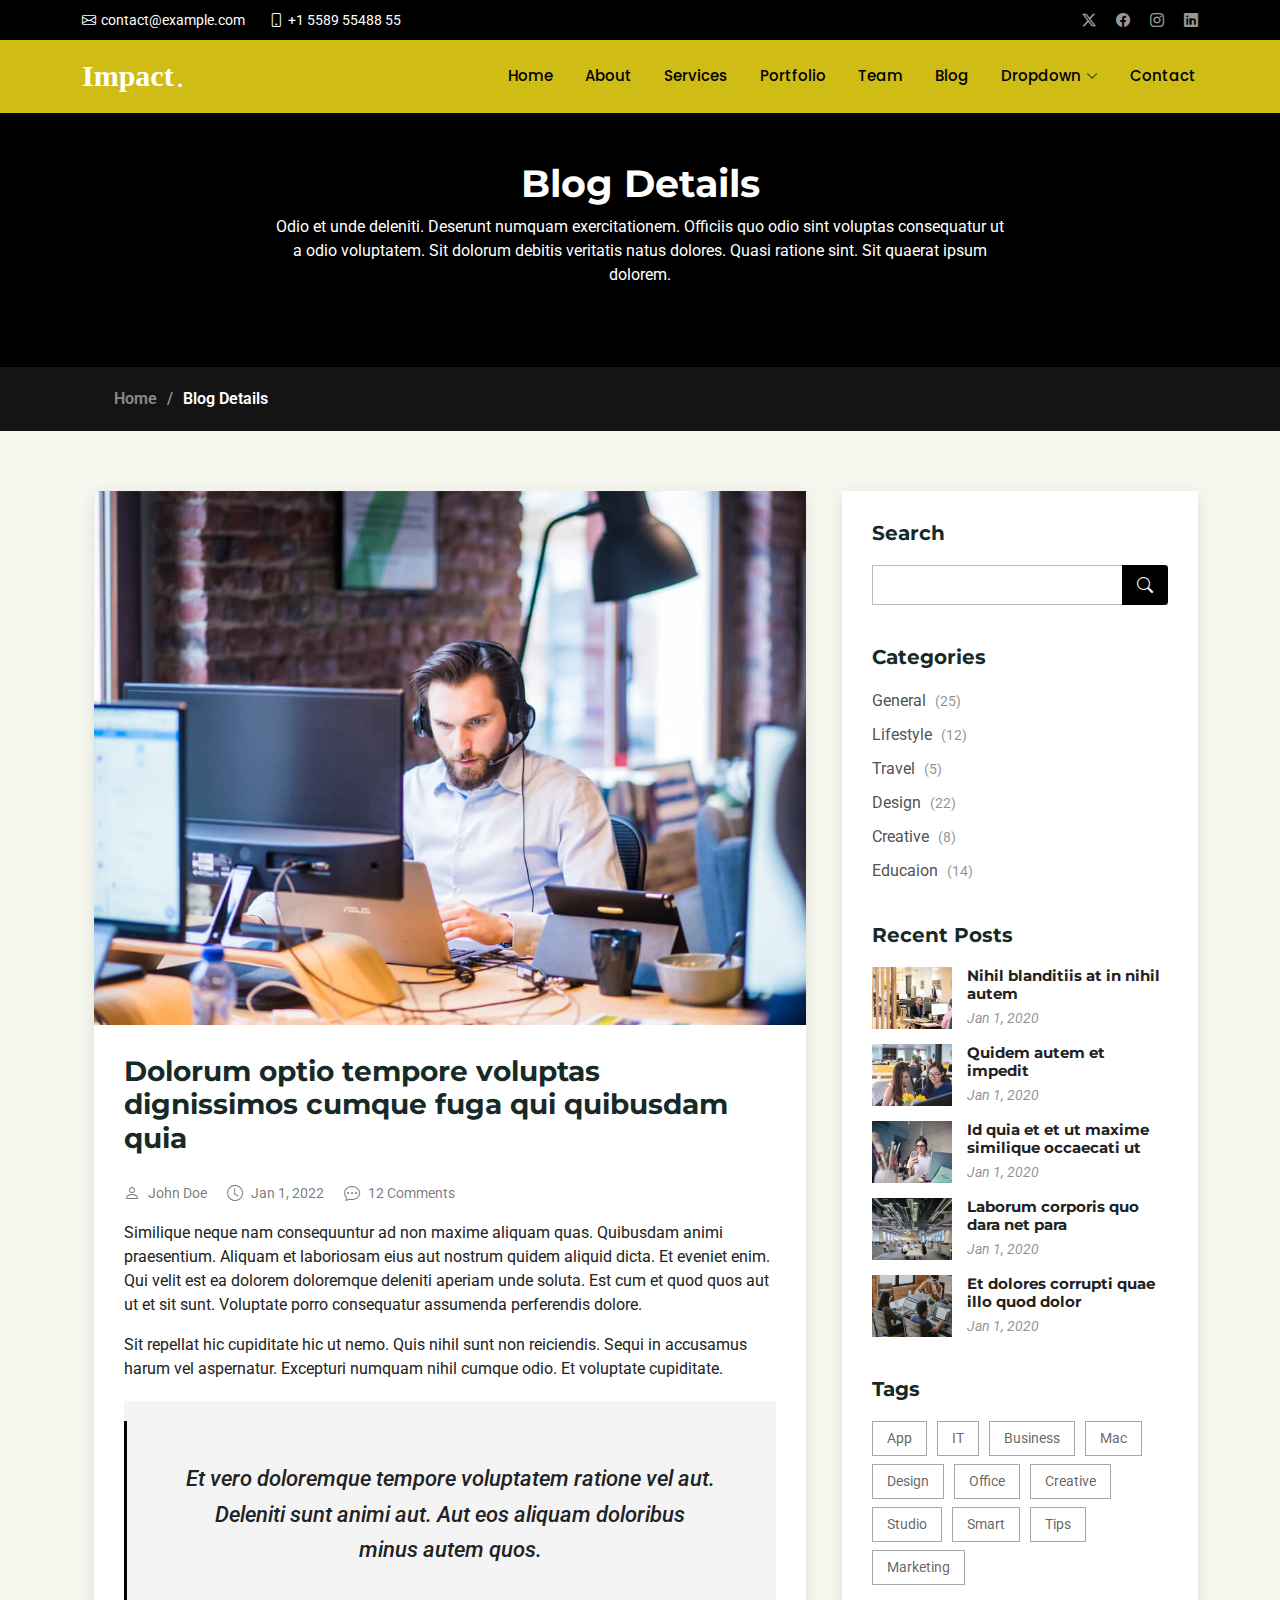
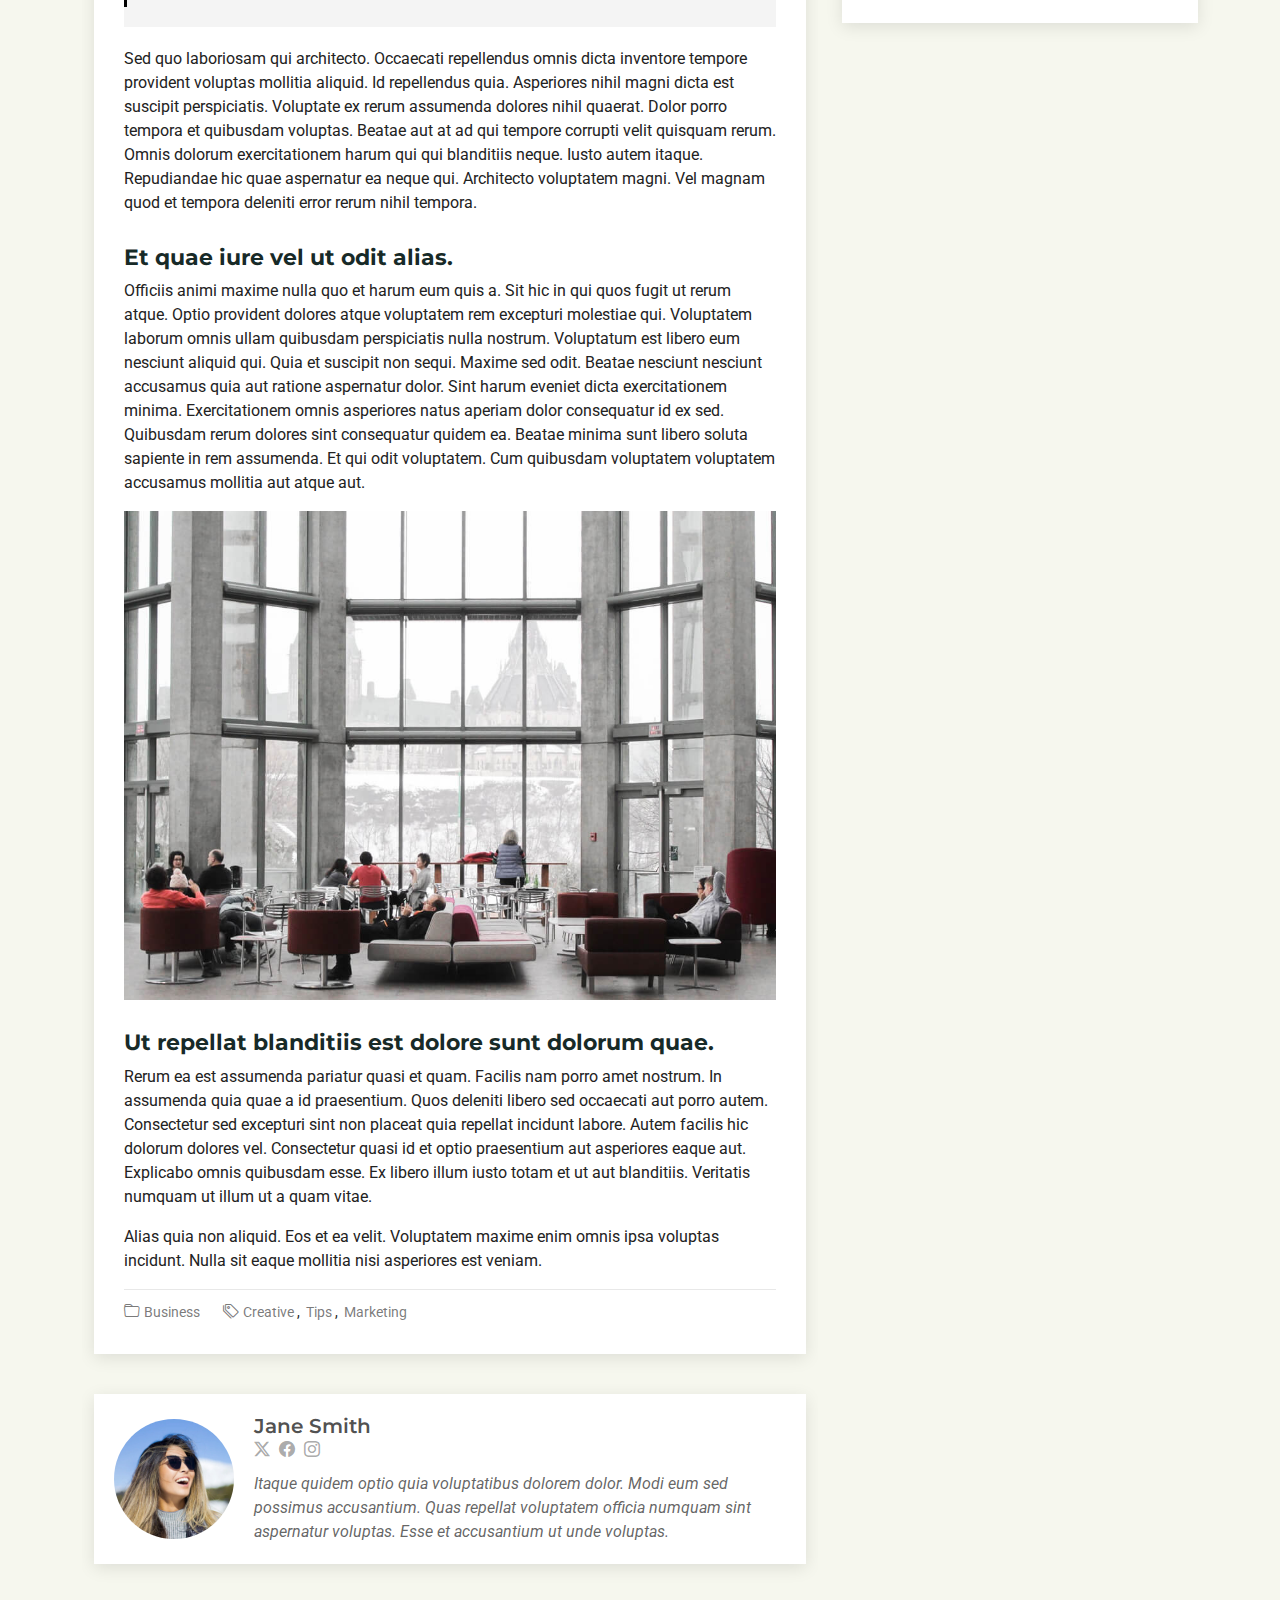
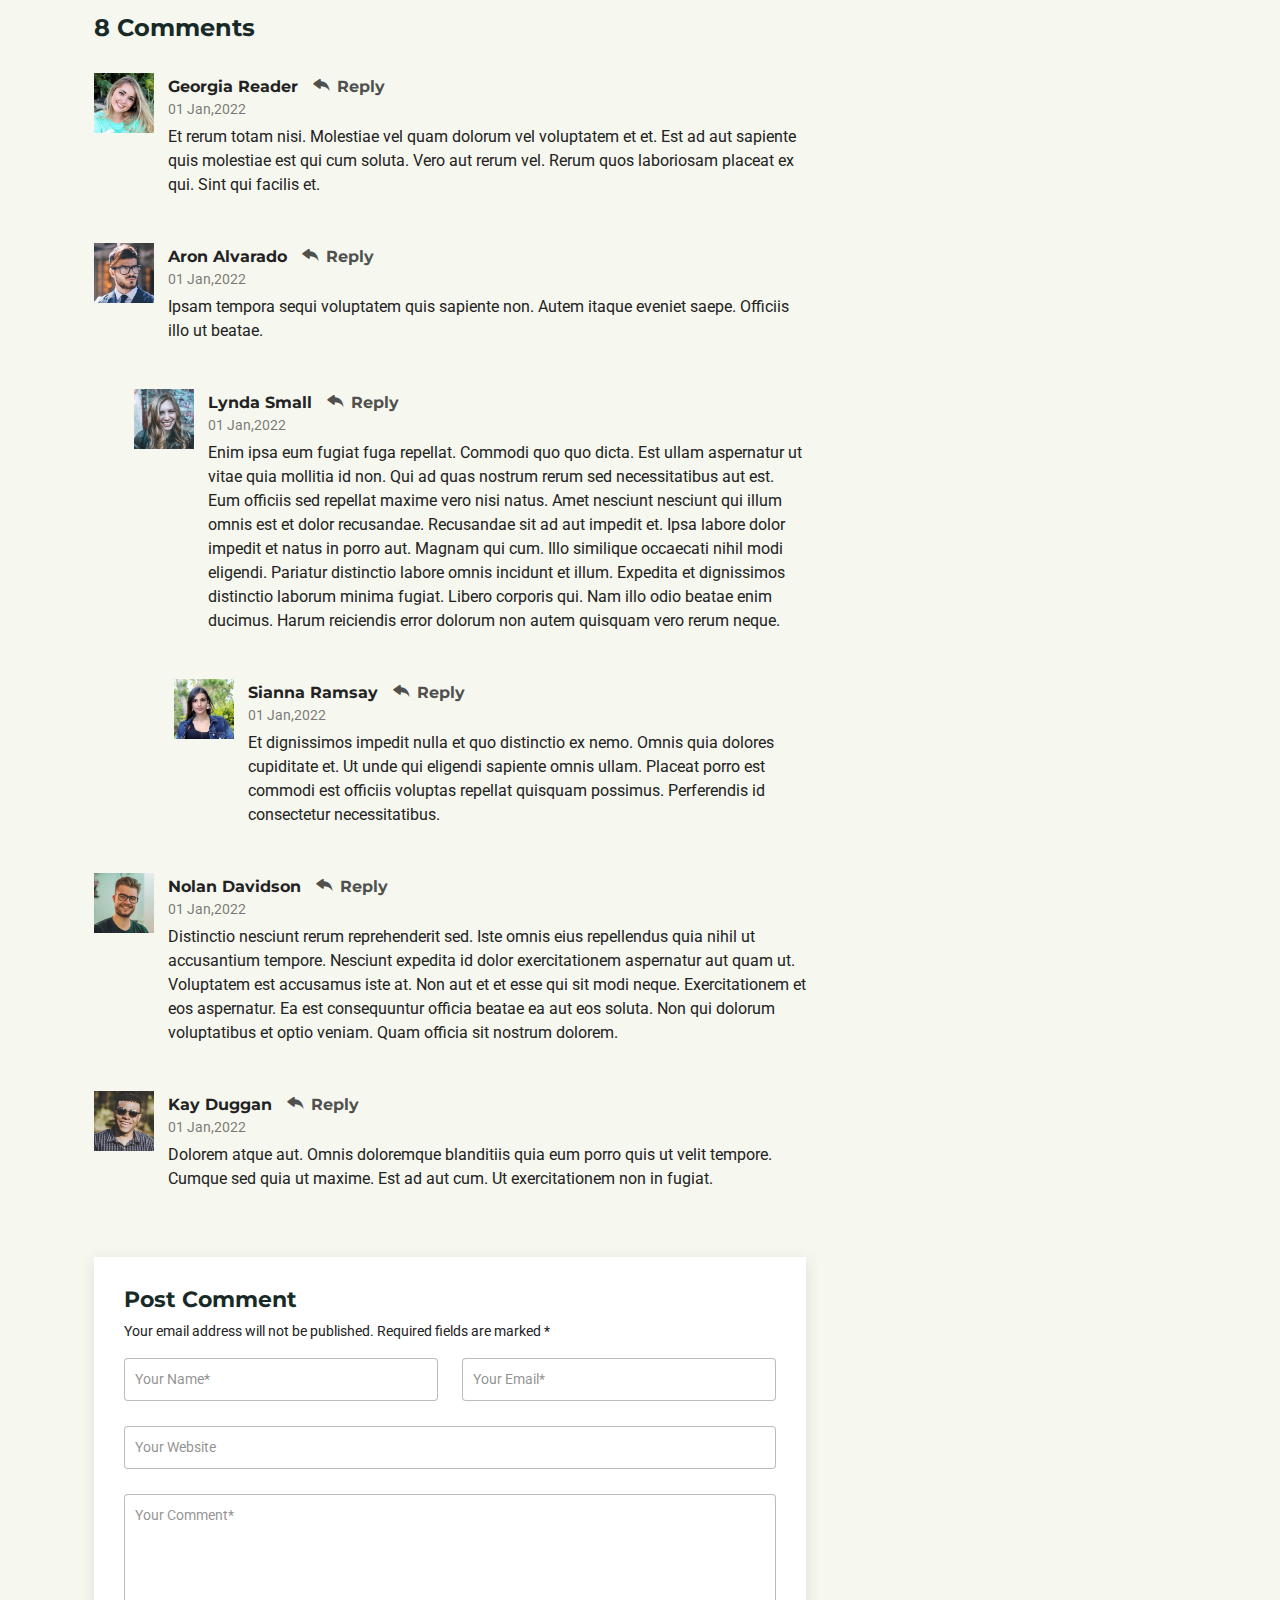
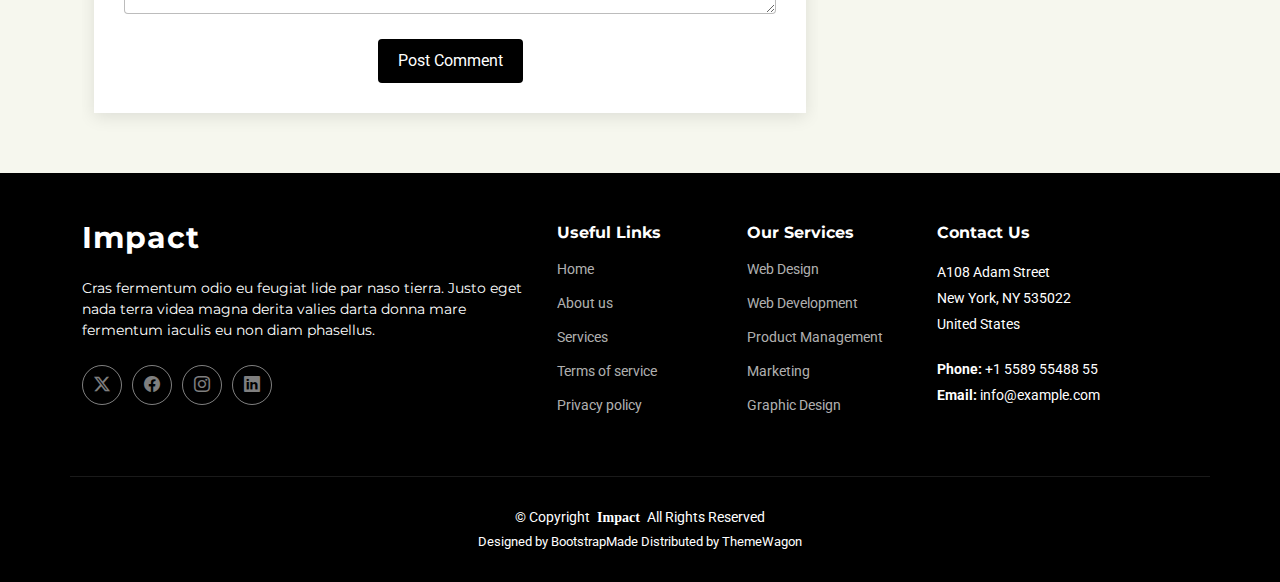
<file: climatecool_Subdomain/blog-details.html>
<!DOCTYPE html>
<html lang="en">

<head>
  <meta charset="utf-8">
  <meta content="width=device-width, initial-scale=1.0" name="viewport">
  <title>Blog Details - Impact Bootstrap Template</title>
  <meta name="description" content="">
  <meta name="keywords" content="">

  <!-- Favicons -->
  <link href="assets/img/favicon.png" rel="icon">
  <link href="assets/img/apple-touch-icon.png" rel="apple-touch-icon">

  <!-- Fonts -->
  <link href="https://fonts.googleapis.com" rel="preconnect">
  <link href="https://fonts.gstatic.com" rel="preconnect" crossorigin>
  <link href="https://fonts.googleapis.com/css2?family=Roboto:ital,wght@0,100;0,300;0,400;0,500;0,700;0,900;1,100;1,300;1,400;1,500;1,700;1,900&family=Montserrat:ital,wght@0,100;0,200;0,300;0,400;0,500;0,600;0,700;0,800;0,900;1,100;1,200;1,300;1,400;1,500;1,600;1,700;1,800;1,900&family=Poppins:ital,wght@0,100;0,200;0,300;0,400;0,500;0,600;0,700;0,800;0,900;1,100;1,200;1,300;1,400;1,500;1,600;1,700;1,800;1,900&display=swap" rel="stylesheet">

  <!-- Vendor CSS Files -->
  <link href="assets/vendor/bootstrap/css/bootstrap.min.css" rel="stylesheet">
  <link href="assets/vendor/bootstrap-icons/bootstrap-icons.css" rel="stylesheet">
  <link href="assets/vendor/aos/aos.css" rel="stylesheet">
  <link href="assets/vendor/glightbox/css/glightbox.min.css" rel="stylesheet">
  <link href="assets/vendor/swiper/swiper-bundle.min.css" rel="stylesheet">

  <!-- Main CSS File -->
  <link href="assets/css/main.css" rel="stylesheet">

  <!-- =======================================================
  * Template Name: Impact
  * Template URL: https://bootstrapmade.com/impact-bootstrap-business-website-template/
  * Updated: Aug 07 2024 with Bootstrap v5.3.3
  * Author: BootstrapMade.com
  * License: https://bootstrapmade.com/license/
  ======================================================== -->
</head>

<body class="blog-details-page">

  <header id="header" class="header fixed-top">

    <div class="topbar d-flex align-items-center">
      <div class="container d-flex justify-content-center justify-content-md-between">
        <div class="contact-info d-flex align-items-center">
          <i class="bi bi-envelope d-flex align-items-center"><a href="mailto:contact@example.com">contact@example.com</a></i>
          <i class="bi bi-phone d-flex align-items-center ms-4"><span>+1 5589 55488 55</span></i>
        </div>
        <div class="social-links d-none d-md-flex align-items-center">
          <a href="#" class="twitter"><i class="bi bi-twitter-x"></i></a>
          <a href="#" class="facebook"><i class="bi bi-facebook"></i></a>
          <a href="#" class="instagram"><i class="bi bi-instagram"></i></a>
          <a href="#" class="linkedin"><i class="bi bi-linkedin"></i></a>
        </div>
      </div>
    </div><!-- End Top Bar -->

    <div class="branding d-flex align-items-cente">

      <div class="container position-relative d-flex align-items-center justify-content-between">
        <a href="index.html" class="logo d-flex align-items-center">
          <!-- Uncomment the line below if you also wish to use an image logo -->
          <!-- <img src="assets/img/logo.png" alt=""> -->
          <h1 class="sitename">Impact</h1>
          <span>.</span>
        </a>

        <nav id="navmenu" class="navmenu">
          <ul>
            <li><a href="#hero">Home<br></a></li>
            <li><a href="#about">About</a></li>
            <li><a href="#services">Services</a></li>
            <li><a href="#portfolio">Portfolio</a></li>
            <li><a href="#team">Team</a></li>
            <li><a href="blog.html">Blog</a></li>
            <li class="dropdown"><a href="#"><span>Dropdown</span> <i class="bi bi-chevron-down toggle-dropdown"></i></a>
              <ul>
                <li><a href="#">Dropdown 1</a></li>
                <li class="dropdown"><a href="#"><span>Deep Dropdown</span> <i class="bi bi-chevron-down toggle-dropdown"></i></a>
                  <ul>
                    <li><a href="#">Deep Dropdown 1</a></li>
                    <li><a href="#">Deep Dropdown 2</a></li>
                    <li><a href="#">Deep Dropdown 3</a></li>
                    <li><a href="#">Deep Dropdown 4</a></li>
                    <li><a href="#">Deep Dropdown 5</a></li>
                  </ul>
                </li>
                <li><a href="#">Dropdown 2</a></li>
                <li><a href="#">Dropdown 3</a></li>
                <li><a href="#">Dropdown 4</a></li>
              </ul>
            </li>
            <li><a href="#contact">Contact</a></li>
          </ul>
          <i class="mobile-nav-toggle d-xl-none bi bi-list"></i>
        </nav>

      </div>

    </div>

  </header>

  <main class="main">

    <!-- Page Title -->
    <div class="page-title">
      <div class="heading">
        <div class="container">
          <div class="row d-flex justify-content-center text-center">
            <div class="col-lg-8">
              <h1>Blog Details</h1>
              <p class="mb-0">Odio et unde deleniti. Deserunt numquam exercitationem. Officiis quo odio sint voluptas consequatur ut a odio voluptatem. Sit dolorum debitis veritatis natus dolores. Quasi ratione sint. Sit quaerat ipsum dolorem.</p>
            </div>
          </div>
        </div>
      </div>
      <nav class="breadcrumbs">
        <div class="container">
          <ol>
            <li><a href="index.html">Home</a></li>
            <li class="current">Blog Details</li>
          </ol>
        </div>
      </nav>
    </div><!-- End Page Title -->

    <div class="container">
      <div class="row">

        <div class="col-lg-8">

          <!-- Blog Details Section -->
          <section id="blog-details" class="blog-details section">
            <div class="container">

              <article class="article">

                <div class="post-img">
                  <img src="assets/img/blog/blog-1.jpg" alt="" class="img-fluid">
                </div>

                <h2 class="title">Dolorum optio tempore voluptas dignissimos cumque fuga qui quibusdam quia</h2>

                <div class="meta-top">
                  <ul>
                    <li class="d-flex align-items-center"><i class="bi bi-person"></i> <a href="blog-details.html">John Doe</a></li>
                    <li class="d-flex align-items-center"><i class="bi bi-clock"></i> <a href="blog-details.html"><time datetime="2020-01-01">Jan 1, 2022</time></a></li>
                    <li class="d-flex align-items-center"><i class="bi bi-chat-dots"></i> <a href="blog-details.html">12 Comments</a></li>
                  </ul>
                </div><!-- End meta top -->

                <div class="content">
                  <p>
                    Similique neque nam consequuntur ad non maxime aliquam quas. Quibusdam animi praesentium. Aliquam et laboriosam eius aut nostrum quidem aliquid dicta.
                    Et eveniet enim. Qui velit est ea dolorem doloremque deleniti aperiam unde soluta. Est cum et quod quos aut ut et sit sunt. Voluptate porro consequatur assumenda perferendis dolore.
                  </p>

                  <p>
                    Sit repellat hic cupiditate hic ut nemo. Quis nihil sunt non reiciendis. Sequi in accusamus harum vel aspernatur. Excepturi numquam nihil cumque odio. Et voluptate cupiditate.
                  </p>

                  <blockquote>
                    <p>
                      Et vero doloremque tempore voluptatem ratione vel aut. Deleniti sunt animi aut. Aut eos aliquam doloribus minus autem quos.
                    </p>
                  </blockquote>

                  <p>
                    Sed quo laboriosam qui architecto. Occaecati repellendus omnis dicta inventore tempore provident voluptas mollitia aliquid. Id repellendus quia. Asperiores nihil magni dicta est suscipit perspiciatis. Voluptate ex rerum assumenda dolores nihil quaerat.
                    Dolor porro tempora et quibusdam voluptas. Beatae aut at ad qui tempore corrupti velit quisquam rerum. Omnis dolorum exercitationem harum qui qui blanditiis neque.
                    Iusto autem itaque. Repudiandae hic quae aspernatur ea neque qui. Architecto voluptatem magni. Vel magnam quod et tempora deleniti error rerum nihil tempora.
                  </p>

                  <h3>Et quae iure vel ut odit alias.</h3>
                  <p>
                    Officiis animi maxime nulla quo et harum eum quis a. Sit hic in qui quos fugit ut rerum atque. Optio provident dolores atque voluptatem rem excepturi molestiae qui. Voluptatem laborum omnis ullam quibusdam perspiciatis nulla nostrum. Voluptatum est libero eum nesciunt aliquid qui.
                    Quia et suscipit non sequi. Maxime sed odit. Beatae nesciunt nesciunt accusamus quia aut ratione aspernatur dolor. Sint harum eveniet dicta exercitationem minima. Exercitationem omnis asperiores natus aperiam dolor consequatur id ex sed. Quibusdam rerum dolores sint consequatur quidem ea.
                    Beatae minima sunt libero soluta sapiente in rem assumenda. Et qui odit voluptatem. Cum quibusdam voluptatem voluptatem accusamus mollitia aut atque aut.
                  </p>
                  <img src="assets/img/blog/blog-inside-post.jpg" class="img-fluid" alt="">

                  <h3>Ut repellat blanditiis est dolore sunt dolorum quae.</h3>
                  <p>
                    Rerum ea est assumenda pariatur quasi et quam. Facilis nam porro amet nostrum. In assumenda quia quae a id praesentium. Quos deleniti libero sed occaecati aut porro autem. Consectetur sed excepturi sint non placeat quia repellat incidunt labore. Autem facilis hic dolorum dolores vel.
                    Consectetur quasi id et optio praesentium aut asperiores eaque aut. Explicabo omnis quibusdam esse. Ex libero illum iusto totam et ut aut blanditiis. Veritatis numquam ut illum ut a quam vitae.
                  </p>
                  <p>
                    Alias quia non aliquid. Eos et ea velit. Voluptatem maxime enim omnis ipsa voluptas incidunt. Nulla sit eaque mollitia nisi asperiores est veniam.
                  </p>

                </div><!-- End post content -->

                <div class="meta-bottom">
                  <i class="bi bi-folder"></i>
                  <ul class="cats">
                    <li><a href="#">Business</a></li>
                  </ul>

                  <i class="bi bi-tags"></i>
                  <ul class="tags">
                    <li><a href="#">Creative</a></li>
                    <li><a href="#">Tips</a></li>
                    <li><a href="#">Marketing</a></li>
                  </ul>
                </div><!-- End meta bottom -->

              </article>

            </div>
          </section><!-- /Blog Details Section -->

          <!-- Blog Author Section -->
          <section id="blog-author" class="blog-author section">

            <div class="container">
              <div class="author-container d-flex align-items-center">
                <img src="assets/img/blog/blog-author.jpg" class="rounded-circle flex-shrink-0" alt="">
                <div>
                  <h4>Jane Smith</h4>
                  <div class="social-links">
                    <a href="https://x.com/#"><i class="bi bi-twitter-x"></i></a>
                    <a href="https://facebook.com/#"><i class="bi bi-facebook"></i></a>
                    <a href="https://instagram.com/#"><i class="biu bi-instagram"></i></a>
                  </div>
                  <p>
                    Itaque quidem optio quia voluptatibus dolorem dolor. Modi eum sed possimus accusantium. Quas repellat voluptatem officia numquam sint aspernatur voluptas. Esse et accusantium ut unde voluptas.
                  </p>
                </div>
              </div>
            </div>

          </section><!-- /Blog Author Section -->

          <!-- Blog Comments Section -->
          <section id="blog-comments" class="blog-comments section">

            <div class="container">

              <h4 class="comments-count">8 Comments</h4>

              <div id="comment-1" class="comment">
                <div class="d-flex">
                  <div class="comment-img"><img src="assets/img/blog/comments-1.jpg" alt=""></div>
                  <div>
                    <h5><a href="">Georgia Reader</a> <a href="#" class="reply"><i class="bi bi-reply-fill"></i> Reply</a></h5>
                    <time datetime="2020-01-01">01 Jan,2022</time>
                    <p>
                      Et rerum totam nisi. Molestiae vel quam dolorum vel voluptatem et et. Est ad aut sapiente quis molestiae est qui cum soluta.
                      Vero aut rerum vel. Rerum quos laboriosam placeat ex qui. Sint qui facilis et.
                    </p>
                  </div>
                </div>
              </div><!-- End comment #1 -->

              <div id="comment-2" class="comment">
                <div class="d-flex">
                  <div class="comment-img"><img src="assets/img/blog/comments-2.jpg" alt=""></div>
                  <div>
                    <h5><a href="">Aron Alvarado</a> <a href="#" class="reply"><i class="bi bi-reply-fill"></i> Reply</a></h5>
                    <time datetime="2020-01-01">01 Jan,2022</time>
                    <p>
                      Ipsam tempora sequi voluptatem quis sapiente non. Autem itaque eveniet saepe. Officiis illo ut beatae.
                    </p>
                  </div>
                </div>

                <div id="comment-reply-1" class="comment comment-reply">
                  <div class="d-flex">
                    <div class="comment-img"><img src="assets/img/blog/comments-3.jpg" alt=""></div>
                    <div>
                      <h5><a href="">Lynda Small</a> <a href="#" class="reply"><i class="bi bi-reply-fill"></i> Reply</a></h5>
                      <time datetime="2020-01-01">01 Jan,2022</time>
                      <p>
                        Enim ipsa eum fugiat fuga repellat. Commodi quo quo dicta. Est ullam aspernatur ut vitae quia mollitia id non. Qui ad quas nostrum rerum sed necessitatibus aut est. Eum officiis sed repellat maxime vero nisi natus. Amet nesciunt nesciunt qui illum omnis est et dolor recusandae.

                        Recusandae sit ad aut impedit et. Ipsa labore dolor impedit et natus in porro aut. Magnam qui cum. Illo similique occaecati nihil modi eligendi. Pariatur distinctio labore omnis incidunt et illum. Expedita et dignissimos distinctio laborum minima fugiat.

                        Libero corporis qui. Nam illo odio beatae enim ducimus. Harum reiciendis error dolorum non autem quisquam vero rerum neque.
                      </p>
                    </div>
                  </div>

                  <div id="comment-reply-2" class="comment comment-reply">
                    <div class="d-flex">
                      <div class="comment-img"><img src="assets/img/blog/comments-4.jpg" alt=""></div>
                      <div>
                        <h5><a href="">Sianna Ramsay</a> <a href="#" class="reply"><i class="bi bi-reply-fill"></i> Reply</a></h5>
                        <time datetime="2020-01-01">01 Jan,2022</time>
                        <p>
                          Et dignissimos impedit nulla et quo distinctio ex nemo. Omnis quia dolores cupiditate et. Ut unde qui eligendi sapiente omnis ullam. Placeat porro est commodi est officiis voluptas repellat quisquam possimus. Perferendis id consectetur necessitatibus.
                        </p>
                      </div>
                    </div>

                  </div><!-- End comment reply #2-->

                </div><!-- End comment reply #1-->

              </div><!-- End comment #2-->

              <div id="comment-3" class="comment">
                <div class="d-flex">
                  <div class="comment-img"><img src="assets/img/blog/comments-5.jpg" alt=""></div>
                  <div>
                    <h5><a href="">Nolan Davidson</a> <a href="#" class="reply"><i class="bi bi-reply-fill"></i> Reply</a></h5>
                    <time datetime="2020-01-01">01 Jan,2022</time>
                    <p>
                      Distinctio nesciunt rerum reprehenderit sed. Iste omnis eius repellendus quia nihil ut accusantium tempore. Nesciunt expedita id dolor exercitationem aspernatur aut quam ut. Voluptatem est accusamus iste at.
                      Non aut et et esse qui sit modi neque. Exercitationem et eos aspernatur. Ea est consequuntur officia beatae ea aut eos soluta. Non qui dolorum voluptatibus et optio veniam. Quam officia sit nostrum dolorem.
                    </p>
                  </div>
                </div>

              </div><!-- End comment #3 -->

              <div id="comment-4" class="comment">
                <div class="d-flex">
                  <div class="comment-img"><img src="assets/img/blog/comments-6.jpg" alt=""></div>
                  <div>
                    <h5><a href="">Kay Duggan</a> <a href="#" class="reply"><i class="bi bi-reply-fill"></i> Reply</a></h5>
                    <time datetime="2020-01-01">01 Jan,2022</time>
                    <p>
                      Dolorem atque aut. Omnis doloremque blanditiis quia eum porro quis ut velit tempore. Cumque sed quia ut maxime. Est ad aut cum. Ut exercitationem non in fugiat.
                    </p>
                  </div>
                </div>

              </div><!-- End comment #4 -->

            </div>

          </section><!-- /Blog Comments Section -->

          <!-- Comment Form Section -->
          <section id="comment-form" class="comment-form section">
            <div class="container">

              <form action="">

                <h4>Post Comment</h4>
                <p>Your email address will not be published. Required fields are marked * </p>
                <div class="row">
                  <div class="col-md-6 form-group">
                    <input name="name" type="text" class="form-control" placeholder="Your Name*">
                  </div>
                  <div class="col-md-6 form-group">
                    <input name="email" type="text" class="form-control" placeholder="Your Email*">
                  </div>
                </div>
                <div class="row">
                  <div class="col form-group">
                    <input name="website" type="text" class="form-control" placeholder="Your Website">
                  </div>
                </div>
                <div class="row">
                  <div class="col form-group">
                    <textarea name="comment" class="form-control" placeholder="Your Comment*"></textarea>
                  </div>
                </div>

                <div class="text-center">
                  <button type="submit" class="btn btn-primary">Post Comment</button>
                </div>

              </form>

            </div>
          </section><!-- /Comment Form Section -->

        </div>

        <div class="col-lg-4 sidebar">

          <div class="widgets-container">

            <!-- Search Widget -->
            <div class="search-widget widget-item">

              <h3 class="widget-title">Search</h3>
              <form action="">
                <input type="text">
                <button type="submit" title="Search"><i class="bi bi-search"></i></button>
              </form>

            </div><!--/Search Widget -->

            <!-- Categories Widget -->
            <div class="categories-widget widget-item">

              <h3 class="widget-title">Categories</h3>
              <ul class="mt-3">
                <li><a href="#">General <span>(25)</span></a></li>
                <li><a href="#">Lifestyle <span>(12)</span></a></li>
                <li><a href="#">Travel <span>(5)</span></a></li>
                <li><a href="#">Design <span>(22)</span></a></li>
                <li><a href="#">Creative <span>(8)</span></a></li>
                <li><a href="#">Educaion <span>(14)</span></a></li>
              </ul>

            </div><!--/Categories Widget -->

            <!-- Recent Posts Widget -->
            <div class="recent-posts-widget widget-item">

              <h3 class="widget-title">Recent Posts</h3>

              <div class="post-item">
                <img src="assets/img/blog/blog-recent-1.jpg" alt="" class="flex-shrink-0">
                <div>
                  <h4><a href="blog-details.html">Nihil blanditiis at in nihil autem</a></h4>
                  <time datetime="2020-01-01">Jan 1, 2020</time>
                </div>
              </div><!-- End recent post item-->

              <div class="post-item">
                <img src="assets/img/blog/blog-recent-2.jpg" alt="" class="flex-shrink-0">
                <div>
                  <h4><a href="blog-details.html">Quidem autem et impedit</a></h4>
                  <time datetime="2020-01-01">Jan 1, 2020</time>
                </div>
              </div><!-- End recent post item-->

              <div class="post-item">
                <img src="assets/img/blog/blog-recent-3.jpg" alt="" class="flex-shrink-0">
                <div>
                  <h4><a href="blog-details.html">Id quia et et ut maxime similique occaecati ut</a></h4>
                  <time datetime="2020-01-01">Jan 1, 2020</time>
                </div>
              </div><!-- End recent post item-->

              <div class="post-item">
                <img src="assets/img/blog/blog-recent-4.jpg" alt="" class="flex-shrink-0">
                <div>
                  <h4><a href="blog-details.html">Laborum corporis quo dara net para</a></h4>
                  <time datetime="2020-01-01">Jan 1, 2020</time>
                </div>
              </div><!-- End recent post item-->

              <div class="post-item">
                <img src="assets/img/blog/blog-recent-5.jpg" alt="" class="flex-shrink-0">
                <div>
                  <h4><a href="blog-details.html">Et dolores corrupti quae illo quod dolor</a></h4>
                  <time datetime="2020-01-01">Jan 1, 2020</time>
                </div>
              </div><!-- End recent post item-->

            </div><!--/Recent Posts Widget -->

            <!-- Tags Widget -->
            <div class="tags-widget widget-item">

              <h3 class="widget-title">Tags</h3>
              <ul>
                <li><a href="#">App</a></li>
                <li><a href="#">IT</a></li>
                <li><a href="#">Business</a></li>
                <li><a href="#">Mac</a></li>
                <li><a href="#">Design</a></li>
                <li><a href="#">Office</a></li>
                <li><a href="#">Creative</a></li>
                <li><a href="#">Studio</a></li>
                <li><a href="#">Smart</a></li>
                <li><a href="#">Tips</a></li>
                <li><a href="#">Marketing</a></li>
              </ul>

            </div><!--/Tags Widget -->

          </div>

        </div>

      </div>
    </div>

  </main>

  <footer id="footer" class="footer accent-background">

    <div class="container footer-top">
      <div class="row gy-4">
        <div class="col-lg-5 col-md-12 footer-about">
          <a href="index.html" class="logo d-flex align-items-center">
            <span class="sitename">Impact</span>
          </a>
          <p>Cras fermentum odio eu feugiat lide par naso tierra. Justo eget nada terra videa magna derita valies darta donna mare fermentum iaculis eu non diam phasellus.</p>
          <div class="social-links d-flex mt-4">
            <a href=""><i class="bi bi-twitter-x"></i></a>
            <a href=""><i class="bi bi-facebook"></i></a>
            <a href=""><i class="bi bi-instagram"></i></a>
            <a href=""><i class="bi bi-linkedin"></i></a>
          </div>
        </div>

        <div class="col-lg-2 col-6 footer-links">
          <h4>Useful Links</h4>
          <ul>
            <li><a href="#">Home</a></li>
            <li><a href="#">About us</a></li>
            <li><a href="#">Services</a></li>
            <li><a href="#">Terms of service</a></li>
            <li><a href="#">Privacy policy</a></li>
          </ul>
        </div>

        <div class="col-lg-2 col-6 footer-links">
          <h4>Our Services</h4>
          <ul>
            <li><a href="#">Web Design</a></li>
            <li><a href="#">Web Development</a></li>
            <li><a href="#">Product Management</a></li>
            <li><a href="#">Marketing</a></li>
            <li><a href="#">Graphic Design</a></li>
          </ul>
        </div>

        <div class="col-lg-3 col-md-12 footer-contact text-center text-md-start">
          <h4>Contact Us</h4>
          <p>A108 Adam Street</p>
          <p>New York, NY 535022</p>
          <p>United States</p>
          <p class="mt-4"><strong>Phone:</strong> <span>+1 5589 55488 55</span></p>
          <p><strong>Email:</strong> <span>info@example.com</span></p>
        </div>

      </div>
    </div>

    <div class="container copyright text-center mt-4">
      <p>© <span>Copyright</span> <strong class="px-1 sitename">Impact</strong> <span>All Rights Reserved</span></p>
      <div class="credits">
        <!-- All the links in the footer should remain intact. -->
        <!-- You can delete the links only if you've purchased the pro version. -->
        <!-- Licensing information: https://bootstrapmade.com/license/ -->
        <!-- Purchase the pro version with working PHP/AJAX contact form: [buy-url] -->
        Designed by <a href="https://bootstrapmade.com/">BootstrapMade</a> Distributed by <a href="https://themewagon.com">ThemeWagon</a>
      </div>
    </div>

  </footer>

  <!-- Scroll Top -->
  <a href="#" id="scroll-top" class="scroll-top d-flex align-items-center justify-content-center"><i class="bi bi-arrow-up-short"></i></a>

  <!-- Preloader -->
  <div id="preloader"></div>

  <!-- Vendor JS Files -->
  <script src="assets/vendor/bootstrap/js/bootstrap.bundle.min.js"></script>
  <script src="assets/vendor/php-email-form/validate.js"></script>
  <script src="assets/vendor/aos/aos.js"></script>
  <script src="assets/vendor/glightbox/js/glightbox.min.js"></script>
  <script src="assets/vendor/swiper/swiper-bundle.min.js"></script>
  <script src="assets/vendor/purecounter/purecounter_vanilla.js"></script>
  <script src="assets/vendor/imagesloaded/imagesloaded.pkgd.min.js"></script>
  <script src="assets/vendor/isotope-layout/isotope.pkgd.min.js"></script>

  <!-- Main JS File -->
  <script src="assets/js/main.js"></script>

</body>

</html>
</file>
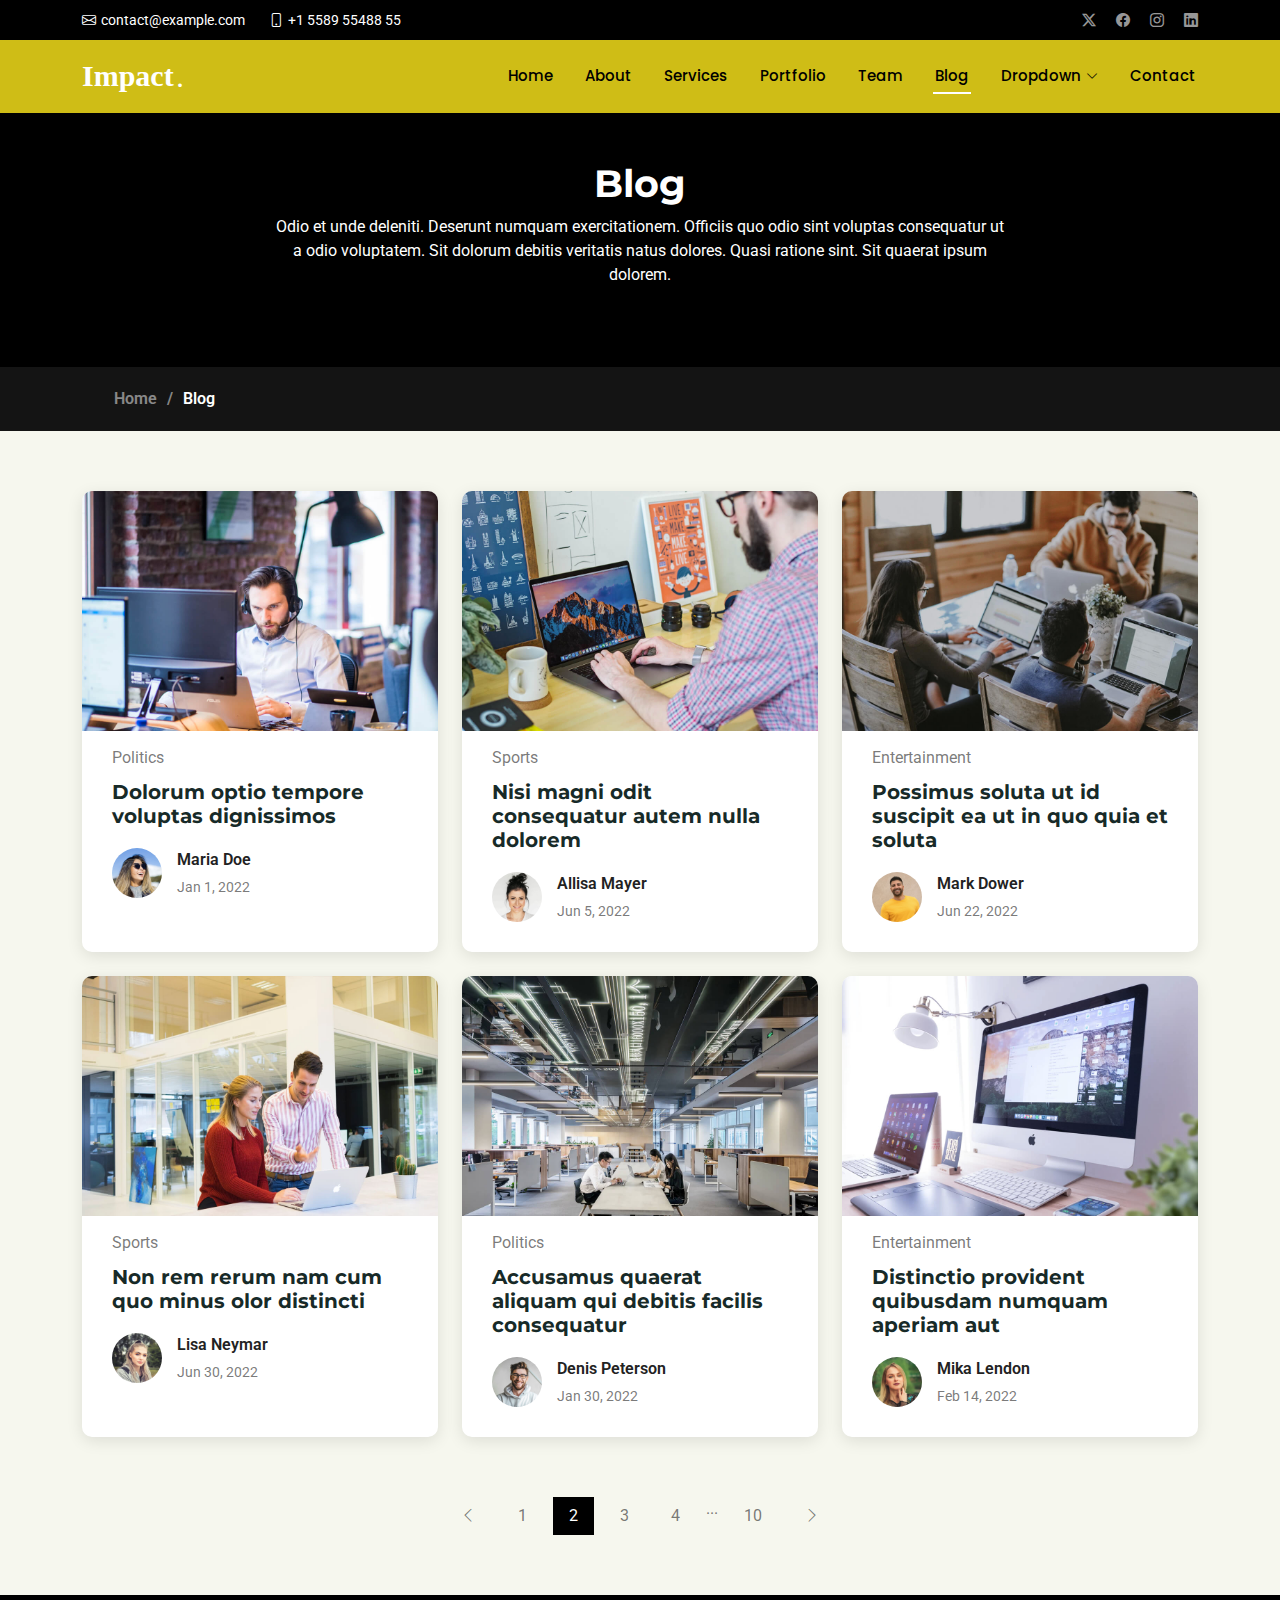
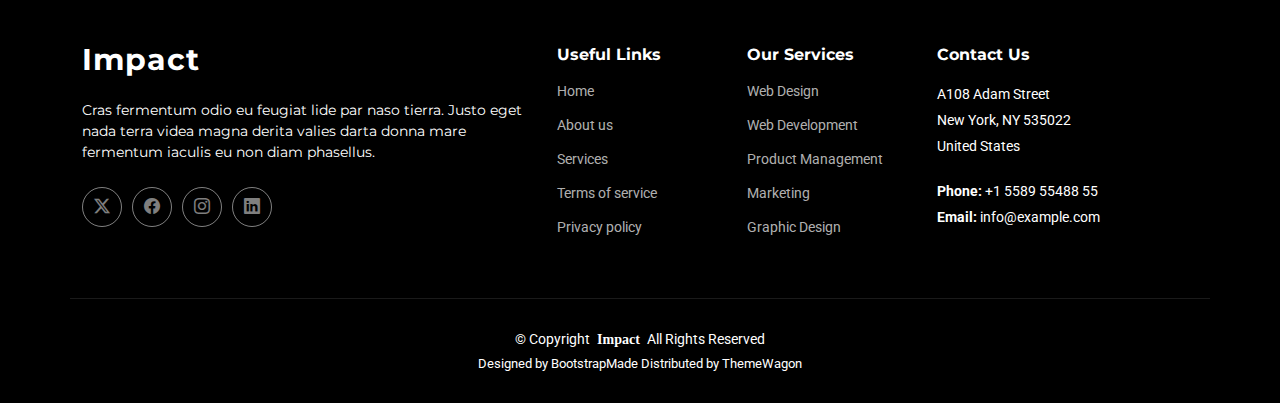
<file: climatecool_Subdomain/blog.html>
<!DOCTYPE html>
<html lang="en">

<head>
  <meta charset="utf-8">
  <meta content="width=device-width, initial-scale=1.0" name="viewport">
  <title>Blog - Impact Bootstrap Template</title>
  <meta name="description" content="">
  <meta name="keywords" content="">

  <!-- Favicons -->
  <link href="assets/img/favicon.png" rel="icon">
  <link href="assets/img/apple-touch-icon.png" rel="apple-touch-icon">

  <!-- Fonts -->
  <link href="https://fonts.googleapis.com" rel="preconnect">
  <link href="https://fonts.gstatic.com" rel="preconnect" crossorigin>
  <link href="https://fonts.googleapis.com/css2?family=Roboto:ital,wght@0,100;0,300;0,400;0,500;0,700;0,900;1,100;1,300;1,400;1,500;1,700;1,900&family=Montserrat:ital,wght@0,100;0,200;0,300;0,400;0,500;0,600;0,700;0,800;0,900;1,100;1,200;1,300;1,400;1,500;1,600;1,700;1,800;1,900&family=Poppins:ital,wght@0,100;0,200;0,300;0,400;0,500;0,600;0,700;0,800;0,900;1,100;1,200;1,300;1,400;1,500;1,600;1,700;1,800;1,900&display=swap" rel="stylesheet">

  <!-- Vendor CSS Files -->
  <link href="assets/vendor/bootstrap/css/bootstrap.min.css" rel="stylesheet">
  <link href="assets/vendor/bootstrap-icons/bootstrap-icons.css" rel="stylesheet">
  <link href="assets/vendor/aos/aos.css" rel="stylesheet">
  <link href="assets/vendor/glightbox/css/glightbox.min.css" rel="stylesheet">
  <link href="assets/vendor/swiper/swiper-bundle.min.css" rel="stylesheet">

  <!-- Main CSS File -->
  <link href="assets/css/main.css" rel="stylesheet">

  <!-- =======================================================
  * Template Name: Impact
  * Template URL: https://bootstrapmade.com/impact-bootstrap-business-website-template/
  * Updated: Aug 07 2024 with Bootstrap v5.3.3
  * Author: BootstrapMade.com
  * License: https://bootstrapmade.com/license/
  ======================================================== -->
</head>

<body class="blog-page">

  <header id="header" class="header fixed-top">

    <div class="topbar d-flex align-items-center">
      <div class="container d-flex justify-content-center justify-content-md-between">
        <div class="contact-info d-flex align-items-center">
          <i class="bi bi-envelope d-flex align-items-center"><a href="mailto:contact@example.com">contact@example.com</a></i>
          <i class="bi bi-phone d-flex align-items-center ms-4"><span>+1 5589 55488 55</span></i>
        </div>
        <div class="social-links d-none d-md-flex align-items-center">
          <a href="#" class="twitter"><i class="bi bi-twitter-x"></i></a>
          <a href="#" class="facebook"><i class="bi bi-facebook"></i></a>
          <a href="#" class="instagram"><i class="bi bi-instagram"></i></a>
          <a href="#" class="linkedin"><i class="bi bi-linkedin"></i></a>
        </div>
      </div>
    </div><!-- End Top Bar -->

    <div class="branding d-flex align-items-cente">

      <div class="container position-relative d-flex align-items-center justify-content-between">
        <a href="index.html" class="logo d-flex align-items-center">
          <!-- Uncomment the line below if you also wish to use an image logo -->
          <!-- <img src="assets/img/logo.png" alt=""> -->
          <h1 class="sitename">Impact</h1>
          <span>.</span>
        </a>

        <nav id="navmenu" class="navmenu">
          <ul>
            <li><a href="#hero">Home<br></a></li>
            <li><a href="#about">About</a></li>
            <li><a href="#services">Services</a></li>
            <li><a href="#portfolio">Portfolio</a></li>
            <li><a href="#team">Team</a></li>
            <li><a href="blog.html" class="active">Blog</a></li>
            <li class="dropdown"><a href="#"><span>Dropdown</span> <i class="bi bi-chevron-down toggle-dropdown"></i></a>
              <ul>
                <li><a href="#">Dropdown 1</a></li>
                <li class="dropdown"><a href="#"><span>Deep Dropdown</span> <i class="bi bi-chevron-down toggle-dropdown"></i></a>
                  <ul>
                    <li><a href="#">Deep Dropdown 1</a></li>
                    <li><a href="#">Deep Dropdown 2</a></li>
                    <li><a href="#">Deep Dropdown 3</a></li>
                    <li><a href="#">Deep Dropdown 4</a></li>
                    <li><a href="#">Deep Dropdown 5</a></li>
                  </ul>
                </li>
                <li><a href="#">Dropdown 2</a></li>
                <li><a href="#">Dropdown 3</a></li>
                <li><a href="#">Dropdown 4</a></li>
              </ul>
            </li>
            <li><a href="#contact">Contact</a></li>
          </ul>
          <i class="mobile-nav-toggle d-xl-none bi bi-list"></i>
        </nav>

      </div>

    </div>

  </header>

  <main class="main">

    <!-- Page Title -->
    <div class="page-title">
      <div class="heading">
        <div class="container">
          <div class="row d-flex justify-content-center text-center">
            <div class="col-lg-8">
              <h1>Blog</h1>
              <p class="mb-0">Odio et unde deleniti. Deserunt numquam exercitationem. Officiis quo odio sint voluptas consequatur ut a odio voluptatem. Sit dolorum debitis veritatis natus dolores. Quasi ratione sint. Sit quaerat ipsum dolorem.</p>
            </div>
          </div>
        </div>
      </div>
      <nav class="breadcrumbs">
        <div class="container">
          <ol>
            <li><a href="index.html">Home</a></li>
            <li class="current">Blog</li>
          </ol>
        </div>
      </nav>
    </div><!-- End Page Title -->

    <!-- Blog Posts Section -->
    <section id="blog-posts" class="blog-posts section">

      <div class="container">
        <div class="row gy-4">

          <div class="col-lg-4">
            <article>

              <div class="post-img">
                <img src="assets/img/blog/blog-1.jpg" alt="" class="img-fluid">
              </div>

              <p class="post-category">Politics</p>

              <h2 class="title">
                <a href="blog-details.html">Dolorum optio tempore voluptas dignissimos</a>
              </h2>

              <div class="d-flex align-items-center">
                <img src="assets/img/blog/blog-author.jpg" alt="" class="img-fluid post-author-img flex-shrink-0">
                <div class="post-meta">
                  <p class="post-author">Maria Doe</p>
                  <p class="post-date">
                    <time datetime="2022-01-01">Jan 1, 2022</time>
                  </p>
                </div>
              </div>

            </article>
          </div><!-- End post list item -->

          <div class="col-lg-4">
            <article>

              <div class="post-img">
                <img src="assets/img/blog/blog-2.jpg" alt="" class="img-fluid">
              </div>

              <p class="post-category">Sports</p>

              <h2 class="title">
                <a href="blog-details.html">Nisi magni odit consequatur autem nulla dolorem</a>
              </h2>

              <div class="d-flex align-items-center">
                <img src="assets/img/blog/blog-author-2.jpg" alt="" class="img-fluid post-author-img flex-shrink-0">
                <div class="post-meta">
                  <p class="post-author">Allisa Mayer</p>
                  <p class="post-date">
                    <time datetime="2022-01-01">Jun 5, 2022</time>
                  </p>
                </div>
              </div>

            </article>
          </div><!-- End post list item -->

          <div class="col-lg-4">
            <article>

              <div class="post-img">
                <img src="assets/img/blog/blog-3.jpg" alt="" class="img-fluid">
              </div>

              <p class="post-category">Entertainment</p>

              <h2 class="title">
                <a href="blog-details.html">Possimus soluta ut id suscipit ea ut in quo quia et soluta</a>
              </h2>

              <div class="d-flex align-items-center">
                <img src="assets/img/blog/blog-author-3.jpg" alt="" class="img-fluid post-author-img flex-shrink-0">
                <div class="post-meta">
                  <p class="post-author">Mark Dower</p>
                  <p class="post-date">
                    <time datetime="2022-01-01">Jun 22, 2022</time>
                  </p>
                </div>
              </div>

            </article>
          </div><!-- End post list item -->

          <div class="col-lg-4">
            <article>

              <div class="post-img">
                <img src="assets/img/blog/blog-4.jpg" alt="" class="img-fluid">
              </div>

              <p class="post-category">Sports</p>

              <h2 class="title">
                <a href="blog-details.html">Non rem rerum nam cum quo minus olor distincti</a>
              </h2>

              <div class="d-flex align-items-center">
                <img src="assets/img/blog/blog-author-4.jpg" alt="" class="img-fluid post-author-img flex-shrink-0">
                <div class="post-meta">
                  <p class="post-author">Lisa Neymar</p>
                  <p class="post-date">
                    <time datetime="2022-01-01">Jun 30, 2022</time>
                  </p>
                </div>
              </div>

            </article>
          </div><!-- End post list item -->

          <div class="col-lg-4">
            <article>

              <div class="post-img">
                <img src="assets/img/blog/blog-5.jpg" alt="" class="img-fluid">
              </div>

              <p class="post-category">Politics</p>

              <h2 class="title">
                <a href="blog-details.html">Accusamus quaerat aliquam qui debitis facilis consequatur</a>
              </h2>

              <div class="d-flex align-items-center">
                <img src="assets/img/blog/blog-author-5.jpg" alt="" class="img-fluid post-author-img flex-shrink-0">
                <div class="post-meta">
                  <p class="post-author">Denis Peterson</p>
                  <p class="post-date">
                    <time datetime="2022-01-01">Jan 30, 2022</time>
                  </p>
                </div>
              </div>

            </article>
          </div><!-- End post list item -->

          <div class="col-lg-4">
            <article>

              <div class="post-img">
                <img src="assets/img/blog/blog-6.jpg" alt="" class="img-fluid">
              </div>

              <p class="post-category">Entertainment</p>

              <h2 class="title">
                <a href="blog-details.html">Distinctio provident quibusdam numquam aperiam aut</a>
              </h2>

              <div class="d-flex align-items-center">
                <img src="assets/img/blog/blog-author-6.jpg" alt="" class="img-fluid post-author-img flex-shrink-0">
                <div class="post-meta">
                  <p class="post-author">Mika Lendon</p>
                  <p class="post-date">
                    <time datetime="2022-01-01">Feb 14, 2022</time>
                  </p>
                </div>
              </div>

            </article>
          </div><!-- End post list item -->

        </div>
      </div>

    </section><!-- /Blog Posts Section -->

    <!-- Blog Pagination Section -->
    <section id="blog-pagination" class="blog-pagination section">

      <div class="container">
        <div class="d-flex justify-content-center">
          <ul>
            <li><a href="#"><i class="bi bi-chevron-left"></i></a></li>
            <li><a href="#">1</a></li>
            <li><a href="#" class="active">2</a></li>
            <li><a href="#">3</a></li>
            <li><a href="#">4</a></li>
            <li>...</li>
            <li><a href="#">10</a></li>
            <li><a href="#"><i class="bi bi-chevron-right"></i></a></li>
          </ul>
        </div>
      </div>

    </section><!-- /Blog Pagination Section -->

  </main>

  <footer id="footer" class="footer accent-background">

    <div class="container footer-top">
      <div class="row gy-4">
        <div class="col-lg-5 col-md-12 footer-about">
          <a href="index.html" class="logo d-flex align-items-center">
            <span class="sitename">Impact</span>
          </a>
          <p>Cras fermentum odio eu feugiat lide par naso tierra. Justo eget nada terra videa magna derita valies darta donna mare fermentum iaculis eu non diam phasellus.</p>
          <div class="social-links d-flex mt-4">
            <a href=""><i class="bi bi-twitter-x"></i></a>
            <a href=""><i class="bi bi-facebook"></i></a>
            <a href=""><i class="bi bi-instagram"></i></a>
            <a href=""><i class="bi bi-linkedin"></i></a>
          </div>
        </div>

        <div class="col-lg-2 col-6 footer-links">
          <h4>Useful Links</h4>
          <ul>
            <li><a href="#">Home</a></li>
            <li><a href="#">About us</a></li>
            <li><a href="#">Services</a></li>
            <li><a href="#">Terms of service</a></li>
            <li><a href="#">Privacy policy</a></li>
          </ul>
        </div>

        <div class="col-lg-2 col-6 footer-links">
          <h4>Our Services</h4>
          <ul>
            <li><a href="#">Web Design</a></li>
            <li><a href="#">Web Development</a></li>
            <li><a href="#">Product Management</a></li>
            <li><a href="#">Marketing</a></li>
            <li><a href="#">Graphic Design</a></li>
          </ul>
        </div>

        <div class="col-lg-3 col-md-12 footer-contact text-center text-md-start">
          <h4>Contact Us</h4>
          <p>A108 Adam Street</p>
          <p>New York, NY 535022</p>
          <p>United States</p>
          <p class="mt-4"><strong>Phone:</strong> <span>+1 5589 55488 55</span></p>
          <p><strong>Email:</strong> <span>info@example.com</span></p>
        </div>

      </div>
    </div>

    <div class="container copyright text-center mt-4">
      <p>© <span>Copyright</span> <strong class="px-1 sitename">Impact</strong> <span>All Rights Reserved</span></p>
      <div class="credits">
        <!-- All the links in the footer should remain intact. -->
        <!-- You can delete the links only if you've purchased the pro version. -->
        <!-- Licensing information: https://bootstrapmade.com/license/ -->
        <!-- Purchase the pro version with working PHP/AJAX contact form: [buy-url] -->
        Designed by <a href="https://bootstrapmade.com/">BootstrapMade</a> Distributed by <a href="https://themewagon.com">ThemeWagon</a>
      </div>
    </div>

  </footer>

  <!-- Scroll Top -->
  <a href="#" id="scroll-top" class="scroll-top d-flex align-items-center justify-content-center"><i class="bi bi-arrow-up-short"></i></a>

  <!-- Preloader -->
  <div id="preloader"></div>

  <!-- Vendor JS Files -->
  <script src="assets/vendor/bootstrap/js/bootstrap.bundle.min.js"></script>
  <script src="assets/vendor/php-email-form/validate.js"></script>
  <script src="assets/vendor/aos/aos.js"></script>
  <script src="assets/vendor/glightbox/js/glightbox.min.js"></script>
  <script src="assets/vendor/swiper/swiper-bundle.min.js"></script>
  <script src="assets/vendor/purecounter/purecounter_vanilla.js"></script>
  <script src="assets/vendor/imagesloaded/imagesloaded.pkgd.min.js"></script>
  <script src="assets/vendor/isotope-layout/isotope.pkgd.min.js"></script>

  <!-- Main JS File -->
  <script src="assets/js/main.js"></script>

</body>

</html>
</file>
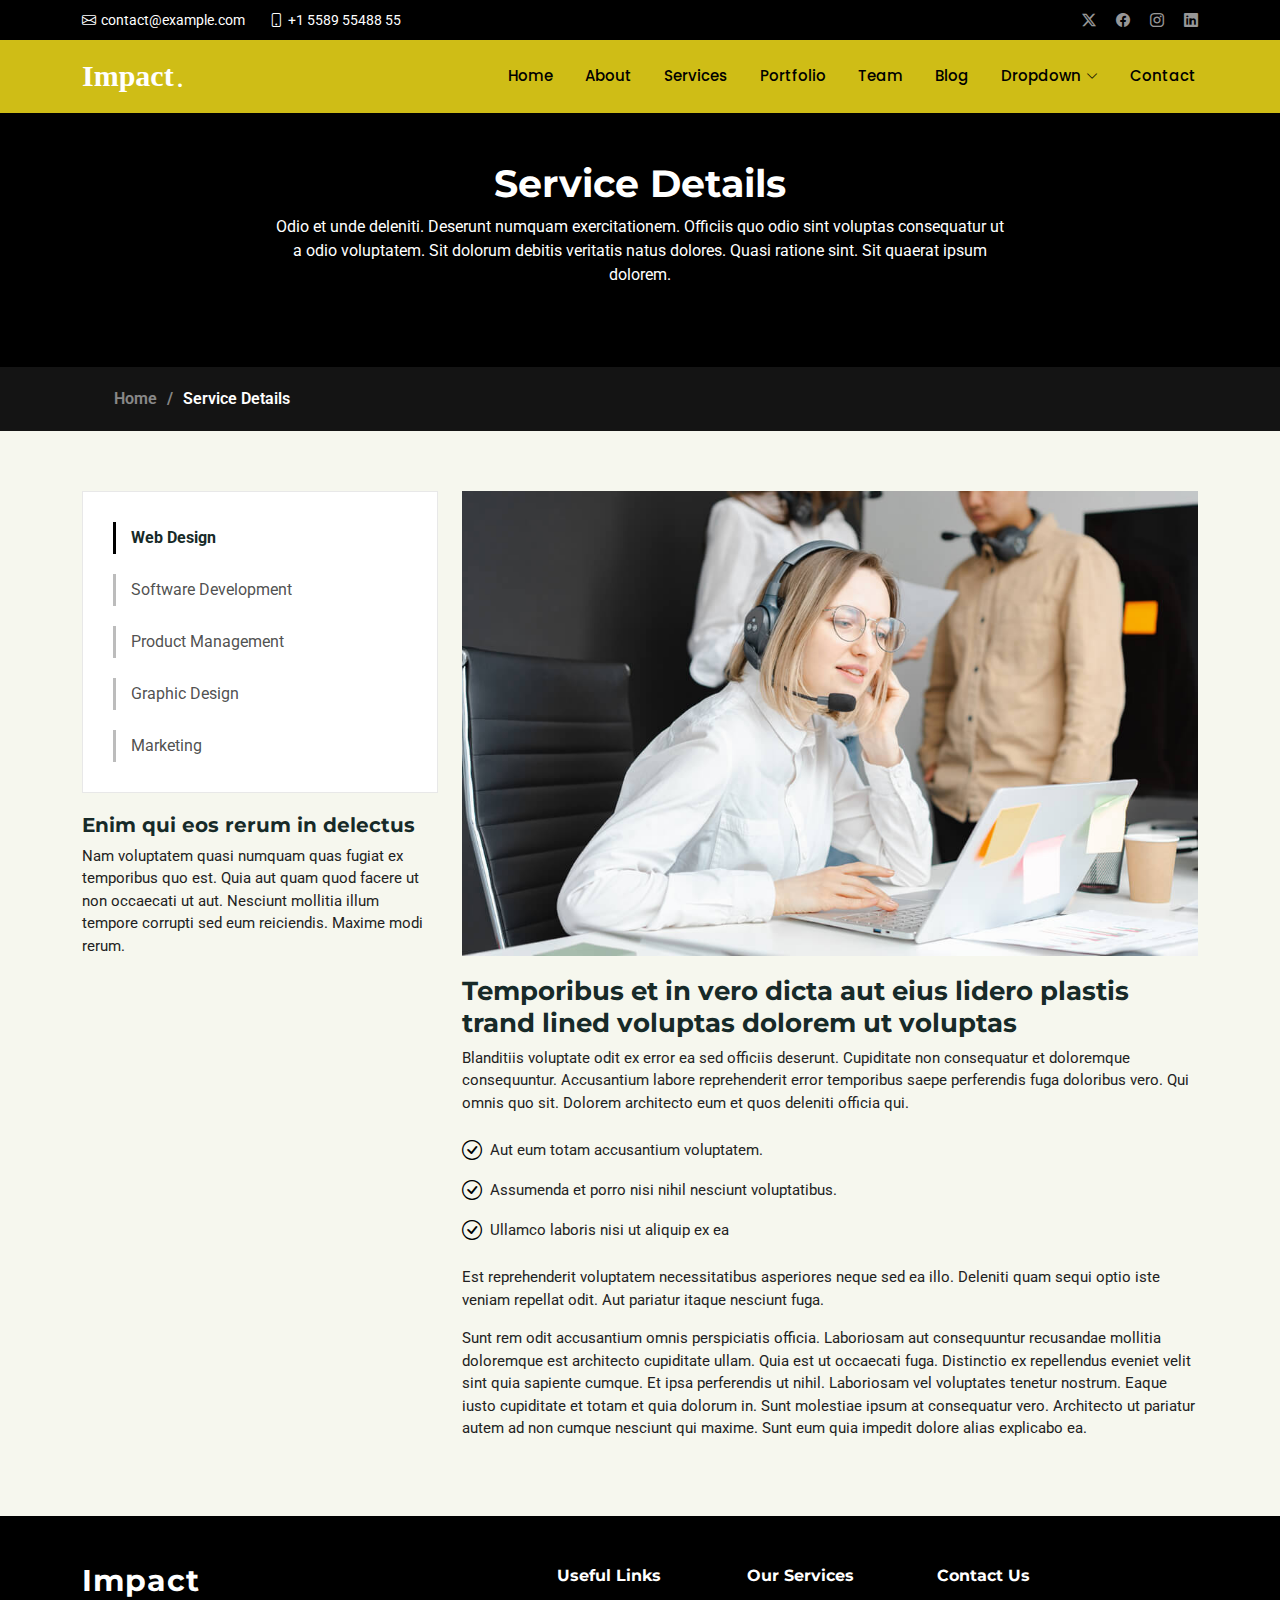
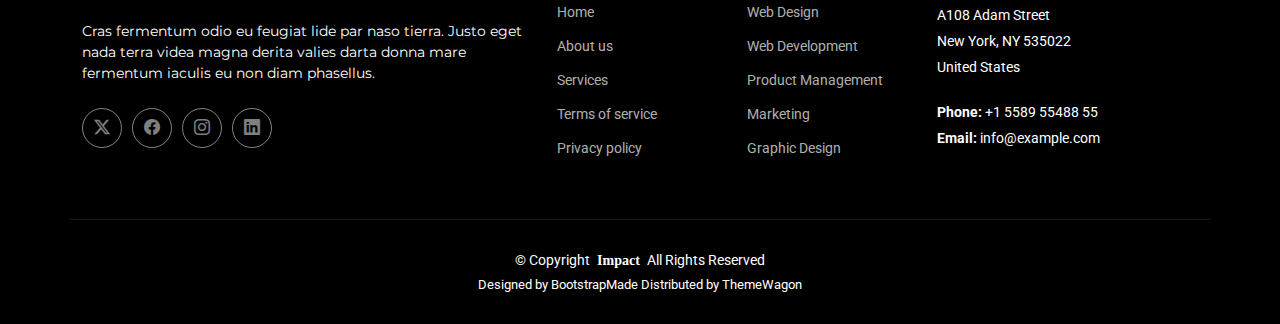
<file: climatecool_Subdomain/service-details.html>
<!DOCTYPE html>
<html lang="en">

<head>
  <meta charset="utf-8">
  <meta content="width=device-width, initial-scale=1.0" name="viewport">
  <title>Service Details - Impact Bootstrap Template</title>
  <meta name="description" content="">
  <meta name="keywords" content="">

  <!-- Favicons -->
  <link href="assets/img/favicon.png" rel="icon">
  <link href="assets/img/apple-touch-icon.png" rel="apple-touch-icon">

  <!-- Fonts -->
  <link href="https://fonts.googleapis.com" rel="preconnect">
  <link href="https://fonts.gstatic.com" rel="preconnect" crossorigin>
  <link href="https://fonts.googleapis.com/css2?family=Roboto:ital,wght@0,100;0,300;0,400;0,500;0,700;0,900;1,100;1,300;1,400;1,500;1,700;1,900&family=Montserrat:ital,wght@0,100;0,200;0,300;0,400;0,500;0,600;0,700;0,800;0,900;1,100;1,200;1,300;1,400;1,500;1,600;1,700;1,800;1,900&family=Poppins:ital,wght@0,100;0,200;0,300;0,400;0,500;0,600;0,700;0,800;0,900;1,100;1,200;1,300;1,400;1,500;1,600;1,700;1,800;1,900&display=swap" rel="stylesheet">

  <!-- Vendor CSS Files -->
  <link href="assets/vendor/bootstrap/css/bootstrap.min.css" rel="stylesheet">
  <link href="assets/vendor/bootstrap-icons/bootstrap-icons.css" rel="stylesheet">
  <link href="assets/vendor/aos/aos.css" rel="stylesheet">
  <link href="assets/vendor/glightbox/css/glightbox.min.css" rel="stylesheet">
  <link href="assets/vendor/swiper/swiper-bundle.min.css" rel="stylesheet">

  <!-- Main CSS File -->
  <link href="assets/css/main.css" rel="stylesheet">

  <!-- =======================================================
  * Template Name: Impact
  * Template URL: https://bootstrapmade.com/impact-bootstrap-business-website-template/
  * Updated: Aug 07 2024 with Bootstrap v5.3.3
  * Author: BootstrapMade.com
  * License: https://bootstrapmade.com/license/
  ======================================================== -->
</head>

<body class="service-details-page">

  <header id="header" class="header fixed-top">

    <div class="topbar d-flex align-items-center">
      <div class="container d-flex justify-content-center justify-content-md-between">
        <div class="contact-info d-flex align-items-center">
          <i class="bi bi-envelope d-flex align-items-center"><a href="mailto:contact@example.com">contact@example.com</a></i>
          <i class="bi bi-phone d-flex align-items-center ms-4"><span>+1 5589 55488 55</span></i>
        </div>
        <div class="social-links d-none d-md-flex align-items-center">
          <a href="#" class="twitter"><i class="bi bi-twitter-x"></i></a>
          <a href="#" class="facebook"><i class="bi bi-facebook"></i></a>
          <a href="#" class="instagram"><i class="bi bi-instagram"></i></a>
          <a href="#" class="linkedin"><i class="bi bi-linkedin"></i></a>
        </div>
      </div>
    </div><!-- End Top Bar -->

    <div class="branding d-flex align-items-cente">

      <div class="container position-relative d-flex align-items-center justify-content-between">
        <a href="index.html" class="logo d-flex align-items-center">
          <!-- Uncomment the line below if you also wish to use an image logo -->
          <!-- <img src="assets/img/logo.png" alt=""> -->
          <h1 class="sitename">Impact</h1>
          <span>.</span>
        </a>

        <nav id="navmenu" class="navmenu">
          <ul>
            <li><a href="#hero">Home<br></a></li>
            <li><a href="#about">About</a></li>
            <li><a href="#services">Services</a></li>
            <li><a href="#portfolio">Portfolio</a></li>
            <li><a href="#team">Team</a></li>
            <li><a href="blog.html">Blog</a></li>
            <li class="dropdown"><a href="#"><span>Dropdown</span> <i class="bi bi-chevron-down toggle-dropdown"></i></a>
              <ul>
                <li><a href="#">Dropdown 1</a></li>
                <li class="dropdown"><a href="#"><span>Deep Dropdown</span> <i class="bi bi-chevron-down toggle-dropdown"></i></a>
                  <ul>
                    <li><a href="#">Deep Dropdown 1</a></li>
                    <li><a href="#">Deep Dropdown 2</a></li>
                    <li><a href="#">Deep Dropdown 3</a></li>
                    <li><a href="#">Deep Dropdown 4</a></li>
                    <li><a href="#">Deep Dropdown 5</a></li>
                  </ul>
                </li>
                <li><a href="#">Dropdown 2</a></li>
                <li><a href="#">Dropdown 3</a></li>
                <li><a href="#">Dropdown 4</a></li>
              </ul>
            </li>
            <li><a href="#contact">Contact</a></li>
          </ul>
          <i class="mobile-nav-toggle d-xl-none bi bi-list"></i>
        </nav>

      </div>

    </div>

  </header>

  <main class="main">

    <!-- Page Title -->
    <div class="page-title">
      <div class="heading">
        <div class="container">
          <div class="row d-flex justify-content-center text-center">
            <div class="col-lg-8">
              <h1>Service Details</h1>
              <p class="mb-0">Odio et unde deleniti. Deserunt numquam exercitationem. Officiis quo odio sint voluptas consequatur ut a odio voluptatem. Sit dolorum debitis veritatis natus dolores. Quasi ratione sint. Sit quaerat ipsum dolorem.</p>
            </div>
          </div>
        </div>
      </div>
      <nav class="breadcrumbs">
        <div class="container">
          <ol>
            <li><a href="index.html">Home</a></li>
            <li class="current">Service Details</li>
          </ol>
        </div>
      </nav>
    </div><!-- End Page Title -->

    <!-- Service Details Section -->
    <section id="service-details" class="service-details section">

      <div class="container">

        <div class="row gy-4">

          <div class="col-lg-4" data-aos="fade-up" data-aos-delay="100">
            <div class="services-list">
              <a href="#" class="active">Web Design</a>
              <a href="#">Software Development</a>
              <a href="#">Product Management</a>
              <a href="#">Graphic Design</a>
              <a href="#">Marketing</a>
            </div>

            <h4>Enim qui eos rerum in delectus</h4>
            <p>Nam voluptatem quasi numquam quas fugiat ex temporibus quo est. Quia aut quam quod facere ut non occaecati ut aut. Nesciunt mollitia illum tempore corrupti sed eum reiciendis. Maxime modi rerum.</p>
          </div>

          <div class="col-lg-8" data-aos="fade-up" data-aos-delay="200">
            <img src="assets/img/services.jpg" alt="" class="img-fluid services-img">
            <h3>Temporibus et in vero dicta aut eius lidero plastis trand lined voluptas dolorem ut voluptas</h3>
            <p>
              Blanditiis voluptate odit ex error ea sed officiis deserunt. Cupiditate non consequatur et doloremque consequuntur. Accusantium labore reprehenderit error temporibus saepe perferendis fuga doloribus vero. Qui omnis quo sit. Dolorem architecto eum et quos deleniti officia qui.
            </p>
            <ul>
              <li><i class="bi bi-check-circle"></i> <span>Aut eum totam accusantium voluptatem.</span></li>
              <li><i class="bi bi-check-circle"></i> <span>Assumenda et porro nisi nihil nesciunt voluptatibus.</span></li>
              <li><i class="bi bi-check-circle"></i> <span>Ullamco laboris nisi ut aliquip ex ea</span></li>
            </ul>
            <p>
              Est reprehenderit voluptatem necessitatibus asperiores neque sed ea illo. Deleniti quam sequi optio iste veniam repellat odit. Aut pariatur itaque nesciunt fuga.
            </p>
            <p>
              Sunt rem odit accusantium omnis perspiciatis officia. Laboriosam aut consequuntur recusandae mollitia doloremque est architecto cupiditate ullam. Quia est ut occaecati fuga. Distinctio ex repellendus eveniet velit sint quia sapiente cumque. Et ipsa perferendis ut nihil. Laboriosam vel voluptates tenetur nostrum. Eaque iusto cupiditate et totam et quia dolorum in. Sunt molestiae ipsum at consequatur vero. Architecto ut pariatur autem ad non cumque nesciunt qui maxime. Sunt eum quia impedit dolore alias explicabo ea.
            </p>
          </div>

        </div>

      </div>

    </section><!-- /Service Details Section -->

  </main>

  <footer id="footer" class="footer accent-background">

    <div class="container footer-top">
      <div class="row gy-4">
        <div class="col-lg-5 col-md-12 footer-about">
          <a href="index.html" class="logo d-flex align-items-center">
            <span class="sitename">Impact</span>
          </a>
          <p>Cras fermentum odio eu feugiat lide par naso tierra. Justo eget nada terra videa magna derita valies darta donna mare fermentum iaculis eu non diam phasellus.</p>
          <div class="social-links d-flex mt-4">
            <a href=""><i class="bi bi-twitter-x"></i></a>
            <a href=""><i class="bi bi-facebook"></i></a>
            <a href=""><i class="bi bi-instagram"></i></a>
            <a href=""><i class="bi bi-linkedin"></i></a>
          </div>
        </div>

        <div class="col-lg-2 col-6 footer-links">
          <h4>Useful Links</h4>
          <ul>
            <li><a href="#">Home</a></li>
            <li><a href="#">About us</a></li>
            <li><a href="#">Services</a></li>
            <li><a href="#">Terms of service</a></li>
            <li><a href="#">Privacy policy</a></li>
          </ul>
        </div>

        <div class="col-lg-2 col-6 footer-links">
          <h4>Our Services</h4>
          <ul>
            <li><a href="#">Web Design</a></li>
            <li><a href="#">Web Development</a></li>
            <li><a href="#">Product Management</a></li>
            <li><a href="#">Marketing</a></li>
            <li><a href="#">Graphic Design</a></li>
          </ul>
        </div>

        <div class="col-lg-3 col-md-12 footer-contact text-center text-md-start">
          <h4>Contact Us</h4>
          <p>A108 Adam Street</p>
          <p>New York, NY 535022</p>
          <p>United States</p>
          <p class="mt-4"><strong>Phone:</strong> <span>+1 5589 55488 55</span></p>
          <p><strong>Email:</strong> <span>info@example.com</span></p>
        </div>

      </div>
    </div>

    <div class="container copyright text-center mt-4">
      <p>© <span>Copyright</span> <strong class="px-1 sitename">Impact</strong> <span>All Rights Reserved</span></p>
      <div class="credits">
        <!-- All the links in the footer should remain intact. -->
        <!-- You can delete the links only if you've purchased the pro version. -->
        <!-- Licensing information: https://bootstrapmade.com/license/ -->
        <!-- Purchase the pro version with working PHP/AJAX contact form: [buy-url] -->
        Designed by <a href="https://bootstrapmade.com/">BootstrapMade</a> Distributed by <a href="https://themewagon.com">ThemeWagon</a>
      </div>
    </div>

  </footer>

  <!-- Scroll Top -->
  <a href="#" id="scroll-top" class="scroll-top d-flex align-items-center justify-content-center"><i class="bi bi-arrow-up-short"></i></a>

  <!-- Preloader -->
  <div id="preloader"></div>

  <!-- Vendor JS Files -->
  <script src="assets/vendor/bootstrap/js/bootstrap.bundle.min.js"></script>
  <script src="assets/vendor/php-email-form/validate.js"></script>
  <script src="assets/vendor/aos/aos.js"></script>
  <script src="assets/vendor/glightbox/js/glightbox.min.js"></script>
  <script src="assets/vendor/swiper/swiper-bundle.min.js"></script>
  <script src="assets/vendor/purecounter/purecounter_vanilla.js"></script>
  <script src="assets/vendor/imagesloaded/imagesloaded.pkgd.min.js"></script>
  <script src="assets/vendor/isotope-layout/isotope.pkgd.min.js"></script>

  <!-- Main JS File -->
  <script src="assets/js/main.js"></script>

</body>

</html>
</file>
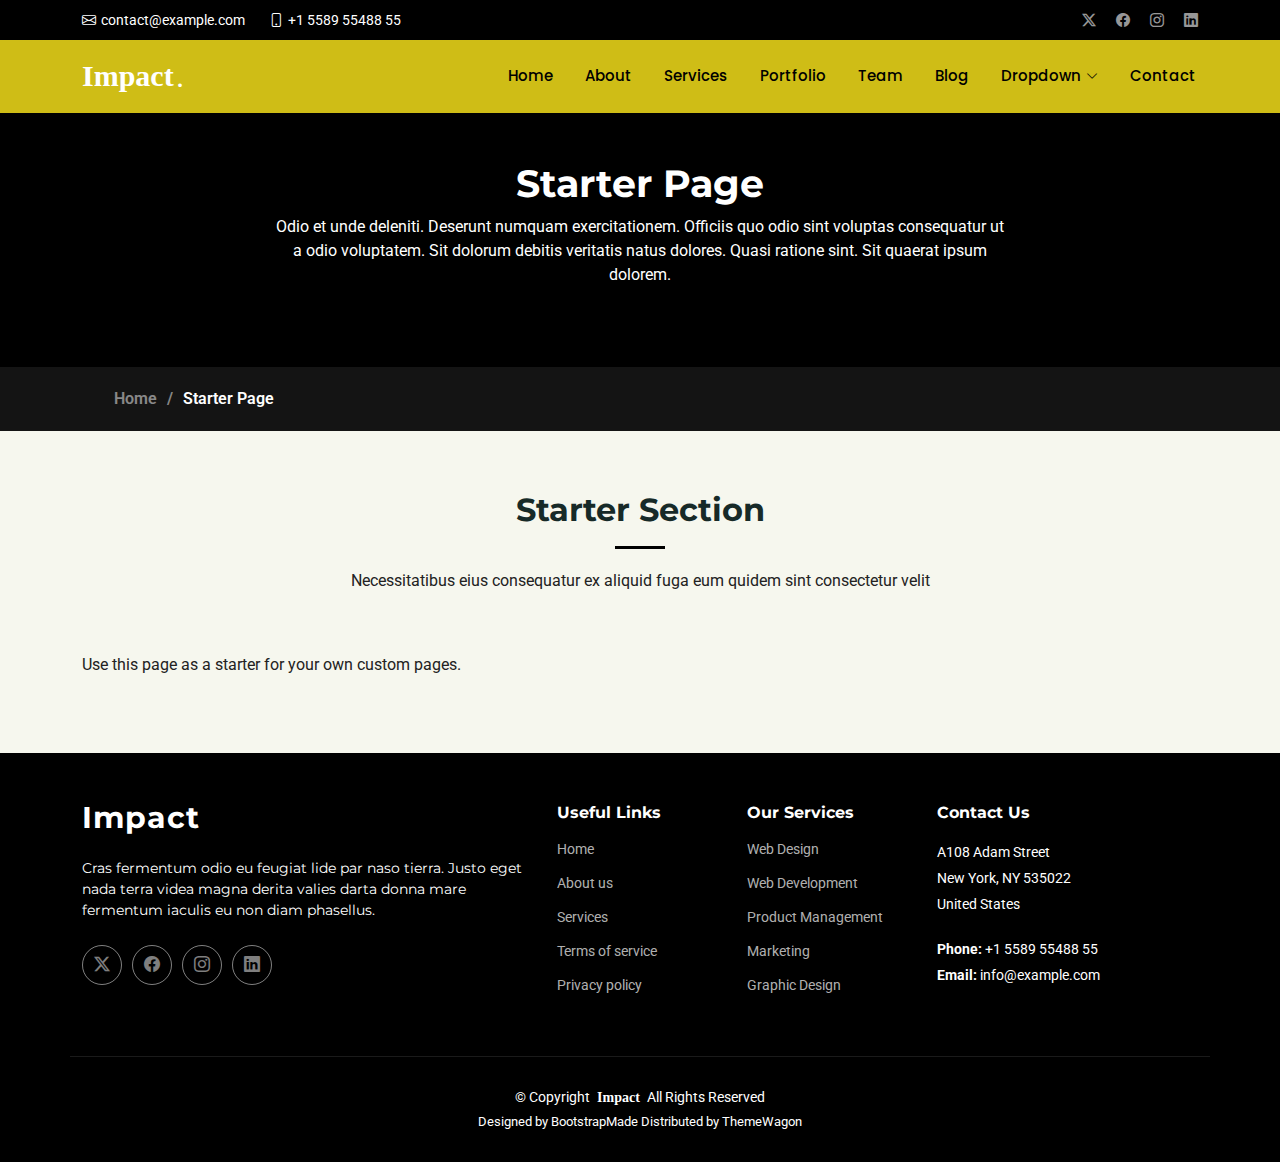
<file: climatecool_Subdomain/starter-page.html>
<!DOCTYPE html>
<html lang="en">

<head>
  <meta charset="utf-8">
  <meta content="width=device-width, initial-scale=1.0" name="viewport">
  <title>Starter Page - Impact Bootstrap Template</title>
  <meta name="description" content="">
  <meta name="keywords" content="">

  <!-- Favicons -->
  <link href="assets/img/favicon.png" rel="icon">
  <link href="assets/img/apple-touch-icon.png" rel="apple-touch-icon">

  <!-- Fonts -->
  <link href="https://fonts.googleapis.com" rel="preconnect">
  <link href="https://fonts.gstatic.com" rel="preconnect" crossorigin>
  <link href="https://fonts.googleapis.com/css2?family=Roboto:ital,wght@0,100;0,300;0,400;0,500;0,700;0,900;1,100;1,300;1,400;1,500;1,700;1,900&family=Montserrat:ital,wght@0,100;0,200;0,300;0,400;0,500;0,600;0,700;0,800;0,900;1,100;1,200;1,300;1,400;1,500;1,600;1,700;1,800;1,900&family=Poppins:ital,wght@0,100;0,200;0,300;0,400;0,500;0,600;0,700;0,800;0,900;1,100;1,200;1,300;1,400;1,500;1,600;1,700;1,800;1,900&display=swap" rel="stylesheet">

  <!-- Vendor CSS Files -->
  <link href="assets/vendor/bootstrap/css/bootstrap.min.css" rel="stylesheet">
  <link href="assets/vendor/bootstrap-icons/bootstrap-icons.css" rel="stylesheet">
  <link href="assets/vendor/aos/aos.css" rel="stylesheet">
  <link href="assets/vendor/glightbox/css/glightbox.min.css" rel="stylesheet">
  <link href="assets/vendor/swiper/swiper-bundle.min.css" rel="stylesheet">

  <!-- Main CSS File -->
  <link href="assets/css/main.css" rel="stylesheet">

  <!-- =======================================================
  * Template Name: Impact
  * Template URL: https://bootstrapmade.com/impact-bootstrap-business-website-template/
  * Updated: Aug 07 2024 with Bootstrap v5.3.3
  * Author: BootstrapMade.com
  * License: https://bootstrapmade.com/license/
  ======================================================== -->
</head>

<body class="starter-page-page">

  <header id="header" class="header fixed-top">

    <div class="topbar d-flex align-items-center">
      <div class="container d-flex justify-content-center justify-content-md-between">
        <div class="contact-info d-flex align-items-center">
          <i class="bi bi-envelope d-flex align-items-center"><a href="mailto:contact@example.com">contact@example.com</a></i>
          <i class="bi bi-phone d-flex align-items-center ms-4"><span>+1 5589 55488 55</span></i>
        </div>
        <div class="social-links d-none d-md-flex align-items-center">
          <a href="#" class="twitter"><i class="bi bi-twitter-x"></i></a>
          <a href="#" class="facebook"><i class="bi bi-facebook"></i></a>
          <a href="#" class="instagram"><i class="bi bi-instagram"></i></a>
          <a href="#" class="linkedin"><i class="bi bi-linkedin"></i></a>
        </div>
      </div>
    </div><!-- End Top Bar -->

    <div class="branding d-flex align-items-cente">

      <div class="container position-relative d-flex align-items-center justify-content-between">
        <a href="index.html" class="logo d-flex align-items-center">
          <!-- Uncomment the line below if you also wish to use an image logo -->
          <!-- <img src="assets/img/logo.png" alt=""> -->
          <h1 class="sitename">Impact</h1>
          <span>.</span>
        </a>

        <nav id="navmenu" class="navmenu">
          <ul>
            <li><a href="#hero">Home<br></a></li>
            <li><a href="#about">About</a></li>
            <li><a href="#services">Services</a></li>
            <li><a href="#portfolio">Portfolio</a></li>
            <li><a href="#team">Team</a></li>
            <li><a href="blog.html">Blog</a></li>
            <li class="dropdown"><a href="#"><span>Dropdown</span> <i class="bi bi-chevron-down toggle-dropdown"></i></a>
              <ul>
                <li><a href="#">Dropdown 1</a></li>
                <li class="dropdown"><a href="#"><span>Deep Dropdown</span> <i class="bi bi-chevron-down toggle-dropdown"></i></a>
                  <ul>
                    <li><a href="#">Deep Dropdown 1</a></li>
                    <li><a href="#">Deep Dropdown 2</a></li>
                    <li><a href="#">Deep Dropdown 3</a></li>
                    <li><a href="#">Deep Dropdown 4</a></li>
                    <li><a href="#">Deep Dropdown 5</a></li>
                  </ul>
                </li>
                <li><a href="#">Dropdown 2</a></li>
                <li><a href="#">Dropdown 3</a></li>
                <li><a href="#">Dropdown 4</a></li>
              </ul>
            </li>
            <li><a href="#contact">Contact</a></li>
          </ul>
          <i class="mobile-nav-toggle d-xl-none bi bi-list"></i>
        </nav>

      </div>

    </div>

  </header>

  <main class="main">

    <!-- Page Title -->
    <div class="page-title">
      <div class="heading">
        <div class="container">
          <div class="row d-flex justify-content-center text-center">
            <div class="col-lg-8">
              <h1>Starter Page</h1>
              <p class="mb-0">Odio et unde deleniti. Deserunt numquam exercitationem. Officiis quo odio sint voluptas consequatur ut a odio voluptatem. Sit dolorum debitis veritatis natus dolores. Quasi ratione sint. Sit quaerat ipsum dolorem.</p>
            </div>
          </div>
        </div>
      </div>
      <nav class="breadcrumbs">
        <div class="container">
          <ol>
            <li><a href="index.html">Home</a></li>
            <li class="current">Starter Page</li>
          </ol>
        </div>
      </nav>
    </div><!-- End Page Title -->

    <!-- Starter Section Section -->
    <section id="starter-section" class="starter-section section">

      <!-- Section Title -->
      <div class="container section-title" data-aos="fade-up">
        <h2>Starter Section</h2>
        <p>Necessitatibus eius consequatur ex aliquid fuga eum quidem sint consectetur velit</p>
      </div><!-- End Section Title -->

      <div class="container" data-aos="fade-up">
        <p>Use this page as a starter for your own custom pages.</p>
      </div>

    </section><!-- /Starter Section Section -->

  </main>

  <footer id="footer" class="footer accent-background">

    <div class="container footer-top">
      <div class="row gy-4">
        <div class="col-lg-5 col-md-12 footer-about">
          <a href="index.html" class="logo d-flex align-items-center">
            <span class="sitename">Impact</span>
          </a>
          <p>Cras fermentum odio eu feugiat lide par naso tierra. Justo eget nada terra videa magna derita valies darta donna mare fermentum iaculis eu non diam phasellus.</p>
          <div class="social-links d-flex mt-4">
            <a href=""><i class="bi bi-twitter-x"></i></a>
            <a href=""><i class="bi bi-facebook"></i></a>
            <a href=""><i class="bi bi-instagram"></i></a>
            <a href=""><i class="bi bi-linkedin"></i></a>
          </div>
        </div>

        <div class="col-lg-2 col-6 footer-links">
          <h4>Useful Links</h4>
          <ul>
            <li><a href="#">Home</a></li>
            <li><a href="#">About us</a></li>
            <li><a href="#">Services</a></li>
            <li><a href="#">Terms of service</a></li>
            <li><a href="#">Privacy policy</a></li>
          </ul>
        </div>

        <div class="col-lg-2 col-6 footer-links">
          <h4>Our Services</h4>
          <ul>
            <li><a href="#">Web Design</a></li>
            <li><a href="#">Web Development</a></li>
            <li><a href="#">Product Management</a></li>
            <li><a href="#">Marketing</a></li>
            <li><a href="#">Graphic Design</a></li>
          </ul>
        </div>

        <div class="col-lg-3 col-md-12 footer-contact text-center text-md-start">
          <h4>Contact Us</h4>
          <p>A108 Adam Street</p>
          <p>New York, NY 535022</p>
          <p>United States</p>
          <p class="mt-4"><strong>Phone:</strong> <span>+1 5589 55488 55</span></p>
          <p><strong>Email:</strong> <span>info@example.com</span></p>
        </div>

      </div>
    </div>

    <div class="container copyright text-center mt-4">
      <p>© <span>Copyright</span> <strong class="px-1 sitename">Impact</strong> <span>All Rights Reserved</span></p>
      <div class="credits">
        <!-- All the links in the footer should remain intact. -->
        <!-- You can delete the links only if you've purchased the pro version. -->
        <!-- Licensing information: https://bootstrapmade.com/license/ -->
        <!-- Purchase the pro version with working PHP/AJAX contact form: [buy-url] -->
        Designed by <a href="https://bootstrapmade.com/">BootstrapMade</a> Distributed by <a href="https://themewagon.com">ThemeWagon</a>
      </div>
    </div>

  </footer>

  <!-- Scroll Top -->
  <a href="#" id="scroll-top" class="scroll-top d-flex align-items-center justify-content-center"><i class="bi bi-arrow-up-short"></i></a>

  <!-- Preloader -->
  <div id="preloader"></div>

  <!-- Vendor JS Files -->
  <script src="assets/vendor/bootstrap/js/bootstrap.bundle.min.js"></script>
  <script src="assets/vendor/php-email-form/validate.js"></script>
  <script src="assets/vendor/aos/aos.js"></script>
  <script src="assets/vendor/glightbox/js/glightbox.min.js"></script>
  <script src="assets/vendor/swiper/swiper-bundle.min.js"></script>
  <script src="assets/vendor/purecounter/purecounter_vanilla.js"></script>
  <script src="assets/vendor/imagesloaded/imagesloaded.pkgd.min.js"></script>
  <script src="assets/vendor/isotope-layout/isotope.pkgd.min.js"></script>

  <!-- Main JS File -->
  <script src="assets/js/main.js"></script>

</body>

</html>
</file>
<file: climatecool_Subdomain/assets/css/main.css>
:root {
  --default-font: "Roboto",  system-ui, -apple-system, "Segoe UI", Roboto, "Helvetica Neue", Arial, "Noto Sans", "Liberation Sans", sans-serif, "Apple Color Emoji", "Segoe UI Emoji", "Segoe UI Symbol", "Noto Color Emoji";
  --heading-font: "Montserrat",  sans-serif;
  --nav-font: "Poppins",  sans-serif;
}

/* Global Colors - The following color variables are used throughout the website. Updating them here will change the color scheme of the entire website */
:root { 
  --background-color: #ffffff; /* Background color for the entire website, including individual sections */
  --backgroundbody-color: #f6f7ee; /* Background color for the entire website, including individual sections */
  --default-color: #222222; /* Default color used for the majority of the text content across the entire website */
  --heading-color: #172a28; /* Color for headings, subheadings and title throughout the website */
  --accent-color: #000000; /* Accent color that represents your brand on the website. It's used for buttons, links, and other elements that need to stand out */
  /* --accent-color: #008374; Accent color that represents your brand on the website. It's used for buttons, links, and other elements that need to stand out */
  --surface-color: #ffffff; /* The surface color is used as a background of boxed elements within sections, such as cards, icon boxes, or other elements that require a visual separation from the global background. */
  --contrast-color: #ffffff; /* Contrast color for text, ensuring readability against backgrounds of accent, heading, or default colors. */
}

/* Nav Menu Colors - The following color variables are used specifically for the navigation menu. They are separate from the global colors to allow for more customization options */
:root {
  --nav-color: #000000;  /* The default color of the main navmenu links */
  --nav-hover-color: #ffffff; /* Applied to main navmenu links when they are hovered over or active */
  --nav-mobile-background-color: #ffffff; /* Used as the background color for mobile navigation menu */
  --nav-dropdown-background-color: #ffffff; /* Used as the background color for dropdown items that appear when hovering over primary navigation items */
  --nav-dropdown-color: #01433c; /* Used for navigation links of the dropdown items in the navigation menu. */
  --nav-dropdown-hover-color: #008374; /* Similar to --nav-hover-color, this color is applied to dropdown navigation links when they are hovered over. */
}
.getthequote{

  padding: 5px 17px;
  border-radius: 3px;
  font-family: 'Franklin Gothic Medium', 'Arial Narrow', Arial, sans-serif;
  cursor: pointer;
  background-color: #00b6a1;
}
.getthequote:hover{

  padding: 5px 17px;
  border-radius: 3px;
  font-family: 'Franklin Gothic Medium', 'Arial Narrow', Arial, sans-serif;
  cursor: pointer;
  color: white;
  background-color: #048576;
}
.getthequote:hover a{

 
  color: white;

}
.sitename{
  font-family: Georgia, 'Times New Roman', Times, serif;
}


/* Color Presets - These classes override global colors when applied to any section or element, providing reuse of the sam color scheme. */

.light-background {
  --background-color: #f2f9f9;
  --surface-color: #ffffff;
}

.dark-background {
  --background-color: #060606;
  --default-color: #ffffff;
  --heading-color: #ffffff;
  --surface-color: #252525;
  --contrast-color: #ffffff;
}

.accent-background {
  --background-color: #008374;
  --default-color: #ffffff;
  --heading-color: #ffffff;
  --accent-color: #ffffff;
  --surface-color: #00b6a1;
  --contrast-color: #ffffff;
}

/* Smooth scroll */
:root {
  scroll-behavior: smooth;
}

/*--------------------------------------------------------------
# General Styling & Shared Classes
--------------------------------------------------------------*/
body {
  color: var(--default-color);
  background-color: var(--backgroundbody-color);
  font-family: var(--default-font);
}

a {
  color: var(--accent-color);
  text-decoration: none;
  transition: 0.3s;
}

a:hover {
  color: color-mix(in srgb, var(--accent-color), transparent 25%);
  text-decoration: none;
}

h1,
h2,
h3,
h4,
h5,
h6 {
  color: var(--heading-color);
  font-family: var(--heading-font);
}

/* Pulsating Play Button
------------------------------*/
.pulsating-play-btn {
  width: 94px;
  height: 94px;
  background: radial-gradient(var(--accent-color) 50%, color-mix(in srgb, var(--accent-color), transparent 75%) 52%);
  border-radius: 50%;
  display: block;
  position: relative;
  overflow: hidden;
}

.pulsating-play-btn:before {
  content: "";
  position: absolute;
  width: 120px;
  height: 120px;
  animation-delay: 0s;
  animation: pulsate-play-btn 2s;
  animation-direction: forwards;
  animation-iteration-count: infinite;
  animation-timing-function: steps;
  opacity: 1;
  border-radius: 50%;
  border: 5px solid color-mix(in srgb, var(--accent-color), transparent 30%);
  top: -15%;
  left: -15%;
  background: rgba(198, 16, 0, 0);
}

.pulsating-play-btn:after {
  content: "";
  position: absolute;
  left: 50%;
  top: 50%;
  transform: translateX(-40%) translateY(-50%);
  width: 0;
  height: 0;
  border-top: 10px solid transparent;
  border-bottom: 10px solid transparent;
  border-left: 15px solid #fff;
  z-index: 100;
  transition: all 400ms cubic-bezier(0.55, 0.055, 0.675, 0.19);
}

.pulsating-play-btn:hover:before {
  content: "";
  position: absolute;
  left: 50%;
  top: 50%;
  transform: translateX(-40%) translateY(-50%);
  width: 0;
  height: 0;
  border: none;
  border-top: 10px solid transparent;
  border-bottom: 10px solid transparent;
  border-left: 15px solid #fff;
  z-index: 200;
  animation: none;
  border-radius: 0;
}

.pulsating-play-btn:hover:after {
  border-left: 15px solid var(--accent-color);
  transform: scale(20);
}

@keyframes pulsate-play-btn {
  0% {
    transform: scale(0.6, 0.6);
    opacity: 1;
  }

  100% {
    transform: scale(1, 1);
    opacity: 0;
  }
}

/* PHP Email Form Messages
------------------------------*/
.php-email-form .error-message {
  display: none;
  background: #df1529;
  color: #ffffff;
  text-align: left;
  padding: 15px;
  margin-bottom: 24px;
  font-weight: 600;
}

.php-email-form .sent-message {
  display: none;
  color: #ffffff;
  background: #059652;
  text-align: center;
  padding: 15px;
  margin-bottom: 24px;
  font-weight: 600;
}

.php-email-form .loading {
  display: none;
  background: var(--surface-color);
  text-align: center;
  padding: 15px;
  margin-bottom: 24px;
}

.php-email-form .loading:before {
  content: "";
  display: inline-block;
  border-radius: 50%;
  width: 24px;
  height: 24px;
  margin: 0 10px -6px 0;
  border: 3px solid var(--accent-color);
  border-top-color: var(--surface-color);
  animation: php-email-form-loading 1s linear infinite;
}

@keyframes php-email-form-loading {
  0% {
    transform: rotate(0deg);
  }

  100% {
    transform: rotate(360deg);
  }
}

/*--------------------------------------------------------------
# Global Header
--------------------------------------------------------------*/
.header {
  /* --background-color: #aa9904; */
  --background-color: #cfbd16;
  /* --background-color: #008374; */
  --heading-color: #ffffff;
  color: var(--default-color);
  transition: all 0.5s;
  z-index: 997;
  background-color: var(--background-color);
}

.header .topbar {
  background-color: color-mix(in srgb, var(--accent-color) 90%, black 10%);
  height: 40px;
  padding: 0;
  font-size: 14px;
  transition: all 0.5s;
}

.header .topbar .contact-info i {
  font-style: normal;
  color: var(--contrast-color);
}

.header .topbar .contact-info i a,
.header .topbar .contact-info i span {
  padding-left: 5px;
  color: var(--contrast-color);
}

@media (max-width: 575px) {

  .header .topbar .contact-info i a,
  .header .topbar .contact-info i span {
    font-size: 13px;
  }
}

.header .topbar .contact-info i a {
  line-height: 0;
  transition: 0.3s;
}

.header .topbar .contact-info i a:hover {
  color: var(--contrast-color);
  text-decoration: underline;
}

.header .topbar .social-links a {
  color: color-mix(in srgb, var(--contrast-color), transparent 40%);
  line-height: 0;
  transition: 0.3s;
  margin-left: 20px;
}

.header .topbar .social-links a:hover {
  color: var(--contrast-color);
}

.header .branding {
  min-height: 60px;
  padding: 10px 0;
}

.header .logo {
  line-height: 1;
}

.header .logo img {
  max-height: 36px;
  margin-right: 8px;
}

.header .logo h1 {
  font-size: 30px;
  margin: 0;
  font-weight: 700;
  color: var(--heading-color);
}

.header .logo span {
  font-size: 32px;
  margin-left: 2px;
  color: var(--nav-hover-color);
}

.scrolled .header {
  box-shadow: 0px 0 18px rgba(0, 0, 0, 0.1);
}

/*--------------------------------------------------------------
# Navigation Menu
--------------------------------------------------------------*/
/* Desktop Navigation */
@media (min-width: 1200px) {
  .navmenu {
    padding: 0;
  }

  .navmenu ul {
    margin: 0;
    padding: 0;
    display: flex;
    list-style: none;
    align-items: center;
  }

  .navmenu li {
    position: relative;
  }

  .navmenu>ul>li {
    white-space: nowrap;
    padding: 15px 14px;
  }

  .navmenu>ul>li:last-child {
    padding-right: 0;
  }

  .navmenu a,
  .navmenu a:focus {
    color: var(--nav-color);
    font-size: 15px;
    padding: 0 2px;
    font-family: var(--nav-font);
    font-weight: 500;
    display: flex;
    align-items: center;
    justify-content: space-between;
    white-space: nowrap;
    transition: 0.3s;
    position: relative;
  }

  .navmenu a i,
  .navmenu a:focus i {
    font-size: 12px;
    line-height: 0;
    margin-left: 5px;
    transition: 0.3s;
  }

  .navmenu>ul>li>a:before {
    content: "";
    position: absolute;
    height: 2px;
    bottom: -6px;
    left: 0;
    background-color: var(--nav-hover-color);
    visibility: hidden;
    width: 0px;
    transition: all 0.3s ease-in-out 0s;
  }

  .navmenu a:hover:before,
  .navmenu li:hover>a:before,
  .navmenu .active:before {
    visibility: visible;
    width: 100%;
  }

  .navmenu li:hover>a,
  .navmenu .active,
  .navmenu .active:focus {
    color: var(--nav-color);
  }

  .navmenu .dropdown ul {
    margin: 0;
    padding: 10px 0;
    background: var(--nav-dropdown-background-color);
    display: block;
    position: absolute;
    visibility: hidden;
    left: 14px;
    top: 130%;
    opacity: 0;
    transition: 0.3s;
    border-radius: 4px;
    z-index: 99;
    box-shadow: 0px 0px 30px rgba(0, 0, 0, 0.1);
  }

  .navmenu .dropdown ul li {
    min-width: 200px;
  }

  .navmenu .dropdown ul a {
    padding: 10px 20px;
    font-size: 15px;
    text-transform: none;
    color: var(--nav-dropdown-color);
  }

  .navmenu .dropdown ul a i {
    font-size: 12px;
  }

  .navmenu .dropdown ul a:hover,
  .navmenu .dropdown ul .active:hover,
  .navmenu .dropdown ul li:hover>a {
    color: var(--nav-dropdown-hover-color);
  }

  .navmenu .dropdown:hover>ul {
    opacity: 1;
    top: 100%;
    visibility: visible;
  }

  .navmenu .dropdown .dropdown ul {
    top: 0;
    left: -90%;
    visibility: hidden;
  }

  .navmenu .dropdown .dropdown:hover>ul {
    opacity: 1;
    top: 0;
    left: -100%;
    visibility: visible;
  }
}

/* Mobile Navigation */
@media (max-width: 1199px) {
  .mobile-nav-toggle {
    color: var(--nav-color);
    font-size: 28px;
    line-height: 0;
    margin-right: 10px;
    cursor: pointer;
    transition: color 0.3s;
  }

  .navmenu {
    padding: 0;
    z-index: 9997;
  }

  .navmenu ul {
    display: none;
    list-style: none;
    position: absolute;
    inset: 60px 20px 20px 20px;
    padding: 10px 0;
    margin: 0;
    border-radius: 6px;
    background-color: var(--nav-mobile-background-color);
    border: 1px solid color-mix(in srgb, var(--default-color), transparent 90%);
    box-shadow: none;
    overflow-y: auto;
    transition: 0.3s;
    z-index: 9998;
  }

  .navmenu a,
  .navmenu a:focus {
    color: var(--nav-dropdown-color);
    padding: 10px 20px;
    font-family: var(--nav-font);
    font-size: 17px;
    font-weight: 500;
    display: flex;
    align-items: center;
    justify-content: space-between;
    white-space: nowrap;
    transition: 0.3s;
  }

  .navmenu a i,
  .navmenu a:focus i {
    font-size: 12px;
    line-height: 0;
    margin-left: 5px;
    width: 30px;
    height: 30px;
    display: flex;
    align-items: center;
    justify-content: center;
    border-radius: 50%;
    transition: 0.3s;
    background-color: color-mix(in srgb, var(--accent-color), transparent 90%);
  }

  .navmenu a i:hover,
  .navmenu a:focus i:hover {
    background-color: var(--accent-color);
    color: var(--contrast-color);
  }

  .navmenu a:hover,
  .navmenu .active,
  .navmenu .active:focus {
    color: var(--nav-dropdown-hover-color);
  }

  .navmenu .active i,
  .navmenu .active:focus i {
    background-color: var(--accent-color);
    color: var(--contrast-color);
    transform: rotate(180deg);
  }

  .navmenu .dropdown ul {
    position: static;
    display: none;
    z-index: 99;
    padding: 10px 0;
    margin: 10px 20px;
    background-color: var(--nav-dropdown-background-color);
    transition: all 0.5s ease-in-out;
  }

  .navmenu .dropdown ul ul {
    background-color: rgba(33, 37, 41, 0.1);
  }

  .navmenu .dropdown>.dropdown-active {
    display: block;
    background-color: rgba(33, 37, 41, 0.03);
  }

  .mobile-nav-active {
    overflow: hidden;
  }

  .mobile-nav-active .mobile-nav-toggle {
    color: #fff;
    position: absolute;
    font-size: 32px;
    top: 15px;
    right: 15px;
    margin-right: 0;
    z-index: 9999;
  }

  .mobile-nav-active .navmenu {
    position: fixed;
    overflow: hidden;
    inset: 0;
    background: rgba(33, 37, 41, 0.8);
    transition: 0.3s;
  }

  .mobile-nav-active .navmenu>ul {
    display: block;
  }
}

/*--------------------------------------------------------------
# Global Footer
--------------------------------------------------------------*/
.footer {
  color: var(--default-color);
  background-color: #000000;
  font-size: 14px;
  position: relative;
}

.footer .footer-top {
  padding-top: 50px;
}

.footer .footer-about .logo {
  line-height: 1;
  margin-bottom: 25px;
}

.footer .footer-about .logo img {
  max-height: 40px;
  margin-right: 6px;
}

.footer .footer-about .logo span {
  color: var(--heading-color);
  font-size: 30px;
  font-weight: 700;
  letter-spacing: 1px;
  font-family: var(--heading-font);
}

.footer .footer-about p {
  font-size: 14px;
  font-family: var(--heading-font);
}

.footer .social-links a {
  display: flex;
  align-items: center;
  justify-content: center;
  width: 40px;
  height: 40px;
  border-radius: 50%;
  border: 1px solid color-mix(in srgb, var(--default-color), transparent 50%);
  font-size: 16px;
  color: color-mix(in srgb, var(--default-color), transparent 50%);
  margin-right: 10px;
  transition: 0.3s;
}

.footer .social-links a:hover {
  color: var(--default-color);
  border-color: var(--default-color);
}

.footer h4 {
  font-size: 16px;
  font-weight: bold;
  position: relative;
  padding-bottom: 12px;
}

.footer .footer-links {
  margin-bottom: 30px;
}

.footer .footer-links ul {
  list-style: none;
  padding: 0;
  margin: 0;
}

.footer .footer-links ul i {
  padding-right: 2px;
  font-size: 12px;
  line-height: 0;
}

.footer .footer-links ul li {
  padding: 10px 0;
  display: flex;
  align-items: center;
}

.footer .footer-links ul li:first-child {
  padding-top: 0;
}

.footer .footer-links ul a {
  color: color-mix(in srgb, var(--default-color), transparent 30%);
  display: inline-block;
  line-height: 1;
}

.footer .footer-links ul a:hover {
  color: var(--default-color);
}

.footer .footer-contact p {
  margin-bottom: 5px;
}

.footer .copyright {
  padding-top: 30px;
  padding-bottom: 30px;
  border-top: 1px solid color-mix(in srgb, var(--default-color), transparent 90%);
}

.footer .copyright p {
  margin-bottom: 0;
}

.footer .credits {
  margin-top: 4px;
  font-size: 13px;
}

/*--------------------------------------------------------------
# Preloader
--------------------------------------------------------------*/
#preloader {
  position: fixed;
  inset: 0;
  z-index: 999999;
  overflow: hidden;
  background: var(--background-color);
  transition: all 0.6s ease-out;
}

#preloader:before {
  content: "";
  position: fixed;
  top: calc(50% - 30px);
  left: calc(50% - 30px);
  border: 6px solid #ffffff;
  border-color: var(--accent-color) transparent var(--accent-color) transparent;
  border-radius: 50%;
  width: 60px;
  height: 60px;
  animation: animate-preloader 1.5s linear infinite;
}

@keyframes animate-preloader {
  0% {
    transform: rotate(0deg);
  }

  100% {
    transform: rotate(360deg);
  }
}

/*--------------------------------------------------------------
# Scroll Top Button
--------------------------------------------------------------*/
.scroll-top {
  position: fixed;
  visibility: hidden;
  opacity: 0;
  right: 15px;
  bottom: -15px;
  z-index: 99999;
  background-color: var(--accent-color);
  width: 44px;
  height: 44px;
  border-radius: 50px;
  transition: all 0.4s;
}

.scroll-top i {
  font-size: 24px;
  color: var(--contrast-color);
  line-height: 0;
}

.scroll-top:hover {
  background-color: color-mix(in srgb, var(--accent-color), transparent 20%);
  color: var(--contrast-color);
}

.scroll-top.active {
  visibility: visible;
  opacity: 1;
  bottom: 15px;
}

/*--------------------------------------------------------------
# Disable aos animation delay on mobile devices
--------------------------------------------------------------*/
@media screen and (max-width: 768px) {
  [data-aos-delay] {
    transition-delay: 0 !important;
  }
}

/*--------------------------------------------------------------
# Global Page Titles & Breadcrumbs
--------------------------------------------------------------*/
.page-title {
  --background-color: var(--accent-color);
  --default-color: #fff;
  --heading-color: #fff;
  color: var(--default-color);
  background-color: var(--background-color);
  position: relative;
}

.page-title .heading {
  padding: 160px 0 80px 0;
  border-top: 1px solid color-mix(in srgb, var(--default-color), transparent 90%);
}

.page-title .heading h1 {
  font-size: 38px;
  font-weight: 700;
}

.page-title nav {
  background-color: color-mix(in srgb, var(--default-color), transparent 92%);
  padding: 20px 0;
}

.page-title nav ol {
  display: flex;
  flex-wrap: wrap;
  list-style: none;
  margin: 0;
  font-size: 16px;
  font-weight: 600;
}

.page-title nav ol a {
  color: color-mix(in srgb, var(--default-color), transparent 50%);
}

.page-title nav ol a:hover {
  color: var(--default-color);
}

.page-title nav ol li+li {
  padding-left: 10px;
}

.page-title nav ol li+li::before {
  content: "/";
  display: inline-block;
  padding-right: 10px;
  color: color-mix(in srgb, var(--default-color), transparent 50%);
}

/*--------------------------------------------------------------
# Global Sections
--------------------------------------------------------------*/
.bgimg{
  width: 100%;
  height: 100%;

}
.bgimg_secondary{
background-color: #059652;
width:100% ;
z-index: 9;
height: max-content;

}



section,
.section {
  color: var(--default-color);
  /* background-color: var(--background-color); */
  /* opacity: 0.5; */
  padding: 60px 0;
  scroll-margin-top: 112px;
  overflow: clip;
}

@media (max-width: 1199px) {

  section,
  .section {
    scroll-margin-top: 100px;
  }
}

/*--------------------------------------------------------------
# Global Section Titles
--------------------------------------------------------------*/
.section-title {
  text-align: center;
  padding-bottom: 60px;
  position: relative;
}

.section-title h2 {
  font-size: 32px;
  font-weight: 700;
  margin-bottom: 20px;
  padding-bottom: 20px;
  position: relative;
}

.section-title h2:after {
  content: "";
  position: absolute;
  display: block;
  width: 50px;
  height: 3px;
  background: var(--accent-color);
  left: 0;
  right: 0;
  bottom: 0;
  margin: auto;
}

.section-title p {
  margin-bottom: 0;
}
#text_green{
  color: #059652;
}
/*--------------------------------------------------------------
# Hero Section
--------------------------------------------------------------*/
.hero1 {
  width: 100%;
  position: relative;
  padding: 140px 0 0 0;
  background-image: url("../img/complexfilter.webp");
  background-size: cover;
  background-position: center;

}

.hero1 .container {
  position: relative;
  z-index: 3;
}

.hero1 h2 {
  font-size: 48px;
  font-weight: 700;
  margin-bottom: 20px;
}

.hero1 h2 .accent {
  color: var(--conrast-color);
}

.hero1 p {
  color: color-mix(in srgb, var(--default-color), transparent 40%);
  font-weight: 400;
  margin-bottom: 30px;
}

.hero1 .btn-get-started {
  color: var(--contrast-color);
  background: var(--accent-color);
  font-family: var(--heading-font);
  font-weight: 500;
  font-size: 14px;
  letter-spacing: 1px;
  display: inline-block;
  padding: 14px 40px;
  border-radius: 50px;
  transition: 0.3s;
  border: 2px solid color-mix(in srgb, var(--default-color), transparent 90%);
  background-color: color-mix(in srgb, var(--default-color), transparent 90%);
}

.hero1 .btn-get-started:hover {
  border-color: color-mix(in srgb, var(--default-color), transparent 60%);
}

.hero1 .btn-watch-video {
  font-size: 16px;
  transition: 0.5s;
  margin-left: 25px;
  font-weight: 600;
  color: var(--default-color);
}

.hero1 .btn-watch-video i {
  color: color-mix(in srgb, var(--default-color), transparent 50%);
  font-size: 32px;
  transition: 0.3s;
  line-height: 0;
  margin-right: 8px;
}

.hero1 .btn-watch-video:hover i {
  color: var(--default-color);
}


.hero {
  width: 100%;
  position: relative;
  padding: 140px 0 0 0;
  background-image: url("../img/Home.jpg");
  background-size: cover;
  background-position: center;

}

.hero .container {
  position: relative;
  z-index: 3;
}

.hero h2 {
  font-size: 48px;
  font-weight: 700;
  margin-bottom: 20px;
}

.hero h2 .accent {
  color: var(--conrast-color);
}

.hero p {
  color: color-mix(in srgb, var(--default-color), transparent 40%);
  font-weight: 400;
  margin-bottom: 30px;
}

.hero .btn-get-started {
  color: var(--contrast-color);
  background: var(--accent-color);
  font-family: var(--heading-font);
  font-weight: 500;
  font-size: 14px;
  letter-spacing: 1px;
  display: inline-block;
  padding: 14px 40px;
  border-radius: 50px;
  transition: 0.3s;
  border: 2px solid color-mix(in srgb, var(--default-color), transparent 90%);
  background-color: color-mix(in srgb, var(--default-color), transparent 90%);
}

.hero .btn-get-started:hover {
  border-color: color-mix(in srgb, var(--default-color), transparent 60%);
}

.hero .btn-watch-video {
  font-size: 16px;
  transition: 0.5s;
  margin-left: 25px;
  font-weight: 600;
  color: var(--default-color);
}

.hero .btn-watch-video i {
  color: color-mix(in srgb, var(--default-color), transparent 50%);
  font-size: 32px;
  transition: 0.3s;
  line-height: 0;
  margin-right: 8px;
}

.hero .btn-watch-video:hover i {
  color: var(--default-color);
}

@media (max-width: 640px) {
  .hero h2 {
    font-size: 36px;
  }

  .hero .btn-get-started,
  .hero .btn-watch-video {
    font-size: 14px;
  }
}

.hero .icon-boxes {
  padding-bottom: 60px;
  z-index: 4;
}

@media (min-width: 1200px) {
  .hero .icon-boxes:before {
    content: "";
    position: absolute;
    bottom: 0;
    left: 0;
    right: 0;
    height: calc(50% + 20px);
    /* background-color: var(--default-color); */
    border-top: 1px solid color-mix(in srgb, var(--default-color), transparent 90%);
  }
}

.hero .icon-box {
  padding: 60px 30px;
  position: relative;
  overflow: hidden;
  background: var(--background-color);
  box-shadow: 0 0 29px 0 rgba(0, 0, 0, 0.1);
  transition: all 0.3s ease-in-out;
  border-radius: 8px;
  z-index: 1;
  height: 100%;
  width: 100%;
  text-align: center;
}

.hero .icon-box .title {
  font-weight: 700;
  margin-bottom: 15px;
  font-size: 24px;
}

.hero .icon-box .title a {
  color: color-mix(in srgb, var(--default-color), transparent 20%);
  transition: 0.3s;
}

.hero .icon-box .icon {
  margin-bottom: 20px;
  padding-top: 10px;
  display: inline-block;
  transition: all 0.3s ease-in-out;
  font-size: 48px;
  line-height: 1;
  color: color-mix(in srgb, var(--default-color), transparent 20%);
}
.hero .icon-box .icon img {
 width: 80px;
}

.hero .icon-box:hover {
  background-color: color-mix(in srgb, var(--background-color), rgb(204, 0, 0) 10%);
}

.hero .icon-box:hover .title a,
.hero .icon-box:hover .icon {
  color: rgba(168, 39, 39, 0.986);
}

/*--------------------------------------------------------------
# About Section
--------------------------------------------------------------*/
.about h3 {
  font-weight: 700;
  font-size: 28px;
  margin-bottom: 20px;
}

.about .fst-italic {
  color: color-mix(in srgb, var(--default-color), var(--contrast-color) 50%);
}

.about .content ul {
  list-style: none;
  padding: 0;
}

.about .content ul li {
  padding: 0 0 10px 30px;
  position: relative;
}

.about .content ul i {
  position: absolute;
  font-size: 20px;
  left: 0;
  top: -3px;
  color: var(--accent-color);
}

.about .content p:last-child {
  margin-bottom: 0;
}

.about .pulsating-play-btn {
  position: absolute;
  left: calc(50% - 47px);
  top: calc(50% - 47px);
}

/*--------------------------------------------------------------
# Clients Section
--------------------------------------------------------------*/
.clients .swiper {
  padding: 10px 0;
}

.clients .swiper-wrapper {
  height: auto;
}

.clients .swiper-slide img {
  transition: 0.3s;
}

.clients .swiper-slide img:hover {
  transform: scale(1.1);
}

/*--------------------------------------------------------------
# Stats Section
--------------------------------------------------------------*/
.stats .stats-item {
  padding: 10px;
}

.stats .stats-item i {
  font-size: 44px;
  color: var(--accent-color);
  line-height: 0;
  margin-right: 15px;
}

.stats .stats-item .purecounter {
  color: var(--heading-color);
  font-size: 40px;
  display: block;
  font-weight: 700;
  line-height: 40px;
}

.stats .stats-item p {
  color: color-mix(in srgb, var(--default-color), transparent 40%);
  padding: 15px 0 0 0;
  margin: 0;
  font-family: var(--heading-font);
  font-size: 14px;
}

/*--------------------------------------------------------------
# Call To Action Section
--------------------------------------------------------------*/
.call-to-action {
  background-color: transparent;
}

.call-to-action .container {
  padding-top: 80px;
  padding-bottom: 80px;
  border-radius: 15px;
  overflow: hidden;
  position: relative;
  clip-path: inset(0 round 15px);
}

.call-to-action .container img {
  position: fixed;
  top: 0;
  left: 0;
  display: block;
  width: 100%;
  height: 100%;
  object-fit: cover;
  z-index: 1;
  border-radius: 15px;
  overflow: hidden;
}

.call-to-action .container:before {
  content: "";
  background: rgba(0, 0, 0, 0.5);
  position: absolute;
  inset: 0;
  z-index: 2;
}

.call-to-action .container .content {
  position: relative;
  z-index: 3;
}

.call-to-action h3 {
  color: var(--default-color);
  font-size: 28px;
  font-weight: 700;
  margin-bottom: 20px;
}

.call-to-action p {
  color: var(--default-color);
  margin-bottom: 20px;
}

.call-to-action .play-btn {
  width: 94px;
  height: 94px;
  margin-bottom: 20px;
  background: radial-gradient(var(--accent-color) 50%, color-mix(in srgb, var(--accent-color), transparent 60%) 52%);
  border-radius: 50%;
  display: inline-block;
  position: relative;
  overflow: hidden;
}

.call-to-action .play-btn:before {
  content: "";
  position: absolute;
  width: 120px;
  height: 120px;
  animation-delay: 0s;
  animation: pulsate-btn 2s;
  animation-direction: forwards;
  animation-iteration-count: infinite;
  animation-timing-function: steps;
  opacity: 1;
  border-radius: 50%;
  border: 5px solid color-mix(in srgb, var(--accent-color), transparent 20%);
  top: -15%;
  left: -15%;
  background: rgba(198, 16, 0, 0);
}

.call-to-action .play-btn:after {
  content: "";
  position: absolute;
  left: 50%;
  top: 50%;
  transform: translateX(-40%) translateY(-50%);
  width: 0;
  height: 0;
  border-top: 10px solid transparent;
  border-bottom: 10px solid transparent;
  border-left: 15px solid var(--default-color);
  z-index: 100;
  transition: all 400ms cubic-bezier(0.55, 0.055, 0.675, 0.19);
}

.call-to-action .play-btn:hover:before {
  content: "";
  position: absolute;
  left: 50%;
  top: 50%;
  transform: translateX(-40%) translateY(-50%);
  width: 0;
  height: 0;
  border: none;
  border-top: 10px solid transparent;
  border-bottom: 10px solid transparent;
  border-left: 15px solid var(--default-color);
  z-index: 200;
  animation: none;
  border-radius: 0;
}

.call-to-action .play-btn:hover:after {
  border-left: 15px solid var(--accent-color);
  transform: scale(20);
}

.call-to-action .cta-btn {
  font-family: var(--heading-font);
  font-weight: 500;
  font-size: 16px;
  letter-spacing: 1px;
  display: inline-block;
  padding: 12px 40px;
  border-radius: 5px;
  transition: 0.5s;
  margin: 10px;
  border: 2px solid var(--contrast-color);
  color: var(--contrast-color);
}

.call-to-action .cta-btn:hover {
  background: var(--accent-color);
  border: 2px solid var(--accent-color);
}

@keyframes pulsate-btn {
  0% {
    transform: scale(0.6, 0.6);
    opacity: 1;
  }

  100% {
    transform: scale(1, 1);
    opacity: 0;
  }
}

/*--------------------------------------------------------------
# Services Section
--------------------------------------------------------------*/
.services .service-item {
  background-color: var(--surface-color);
  padding: 40px;
  box-shadow: 0px 0 30px rgba(0, 0, 0, 0.1);
  height: 100%;
}

.services .service-item .icon {
  width: 48px;
  height: 48px;
  position: relative;
  margin-bottom: 50px;
}

.services .service-item .icon i {
  /* color: color-mix(in srgb, var(--heading-color), transparent 30%); */
  font-size: 56px;
  transition: ease-in-out 0.3s;
  z-index: 2;
  position: relative;
}

.services .service-item .icon:before {
  position: absolute;
  content: "";
  height: 100%;
  width: 100%;
  background: color-mix(in srgb, var(--heading-color), transparent 95%);
  border-radius: 50px;
  z-index: 1;
  top: 10px;
  right: -20px;
  transition: 0.3s;
}

.services .service-item h3 {
  color: color-mix(in srgb, var(--heading-color), transparent 20%);
  font-weight: 700;
  margin: 0 0 20px 0;
  padding-bottom: 8px;
  font-size: 22px;
  position: relative;
  display: inline-block;
  border-bottom: 4px solid color-mix(in srgb, var(--heading-color), transparent 90%);
  transition: 0.3s;
}

.services .service-item p {
  line-height: 24px;
  font-size: 14px;
  margin-bottom: 0;
}

.services .service-item .readmore {
  margin-top: 15px;
  display: inline-block;
  color: color-mix(in srgb, var(--default-color), transparent 30%);
}

.services .service-item:hover .icon i {
  color: var(--heading-color);
}

.services .service-item:hover .icon:before {
  background: color-mix(in srgb, var(--accent-color), transparent 50%);
}

.services .service-item:hover h3 {
  border-color: color-mix(in srgb, var(--accent-color), transparent 10%);
  color: var(--heading-color);
}

.services .service-item:hover .readmore {
  color: var(--accent-color);
}

/*--------------------------------------------------------------
# Testimonials Section
--------------------------------------------------------------*/
.testimonials .testimonial-item {
  background-color: var(--surface-color);
  box-shadow: 0px 2px 15px rgba(0, 0, 0, 0.1);
  box-sizing: content-box;
  padding: 30px;
  margin: 30px 15px;
  position: relative;
  height: 100%;
}

.testimonials .testimonial-item .testimonial-img {
  width: 90px;
  border-radius: 50px;
  margin-right: 15px;
}

.testimonials .testimonial-item h3 {
  font-size: 18px;
  font-weight: bold;
  margin: 10px 0 5px 0;
}

.testimonials .testimonial-item h4 {
  font-size: 14px;
  color: color-mix(in srgb, var(--default-color), transparent 40%);
  margin: 0;
}

.testimonials .testimonial-item .stars {
  margin: 10px 0;
}

.testimonials .testimonial-item .stars i {
  color: #ffc107;
  margin: 0 1px;
}

.testimonials .testimonial-item .quote-icon-left,
.testimonials .testimonial-item .quote-icon-right {
  color: color-mix(in srgb, var(--accent-color), transparent 50%);
  font-size: 26px;
  line-height: 0;
}

.testimonials .testimonial-item .quote-icon-left {
  display: inline-block;
  left: -5px;
  position: relative;
}

.testimonials .testimonial-item .quote-icon-right {
  display: inline-block;
  right: -5px;
  position: relative;
  top: 10px;
  transform: scale(-1, -1);
}

.testimonials .testimonial-item p {
  font-style: italic;
  margin: 15px auto 15px auto;
}

.testimonials .swiper-wrapper {
  height: auto;
}

.testimonials .swiper-pagination {
  margin-top: 20px;
  position: relative;
}

.testimonials .swiper-pagination .swiper-pagination-bullet {
  width: 12px;
  height: 12px;
  background-color: color-mix(in srgb, var(--default-color), transparent 85%);
  opacity: 1;
}

.testimonials .swiper-pagination .swiper-pagination-bullet-active {
  background-color: var(--accent-color);
}

@media (max-width: 767px) {
  .testimonials .testimonial-wrap {
    padding-left: 0;
  }

  .testimonials .testimonial-item {
    padding: 30px;
    margin: 15px;
  }

  .testimonials .testimonial-item .testimonial-img {
    position: static;
    left: auto;
  }
}

/*--------------------------------------------------------------
# Portfolio Section
--------------------------------------------------------------*/
.portfolio .portfolio-filters {
  padding: 0 0 20px 0;
  margin: 0 auto;
  list-style: none;
  text-align: center;
}
/* .portfolio-item:hover {
  box-shadow: rgba(0, 0, 0, 0.35) 0px 5px 15px;
} */

.portfolio .portfolio-filters li {
  cursor: pointer;
  display: inline-block;
  padding: 0;
  font-size: 18px;
  font-weight: 500;
  margin: 0 10px;
  line-height: 1;
  transition: all 0.3s ease-in-out;
}

.portfolio .portfolio-filters li:hover,
.portfolio .portfolio-filters li.filter-active {
  color: var(--accent-color);
}

.portfolio .portfolio-filters li:first-child {
  margin-left: 0;
}

.portfolio .portfolio-filters li:last-child {
  margin-right: 0;
}

@media (max-width: 575px) {
  .portfolio .portfolio-filters li {
    font-size: 14px;
    margin: 0 5px;
  }
}

.portfolio .portfolio-content {
  background-color: var(--surface-color);
  box-shadow: 0px 10px 30px rgba(0, 0, 0, 0.1);
  height: 100%;
  overflow: hidden;
}

.portfolio .portfolio-content img {
  transition: 0.3s;
  position: relative;
  z-index: 1;
}

.portfolio .portfolio-content .portfolio-info {
  background-color: var(--background-color);
  border-top: 1px solid color-mix(in srgb, var(--default-color), transparent 90%);
  padding: 25px 20px;
  position: relative;
  z-index: 2;
}

.portfolio .portfolio-content .portfolio-info h4 {
  font-size: 18px;
  font-weight: 600;
  padding-right: 50px;
}

.portfolio .portfolio-content .portfolio-info h4 a {
  color: var(--heading-color);
  transition: 0.3s;
}

.portfolio .portfolio-content .portfolio-info h4 a:hover {
  color: var(--accent-color);
}

.portfolio .portfolio-content .portfolio-info p {
  color: color-mix(in srgb, var(--default-color), transparent 30%);
  font-size: 14px;
  margin-bottom: 0;
  padding-right: 50px;
}

.portfolio .portfolio-content:hover img {
  transform: scale(1.1);
}

/*--------------------------------------------------------------
# Team Section
--------------------------------------------------------------*/
.team .member {
  background-color: var(--surface-color);
  box-shadow: 0px 2px 25px rgba(0, 0, 0, 0.1);
  text-align: center;
  border-radius: 15px;
  padding: 15px;
  overflow: hidden;
}

.team .member img {
  border-radius: 15px;
  overflow: hidden;
}

.team .member .member-content {
  padding: 0 20px 30px 20px;
}

.team .member h4 {
  font-weight: 700;
  margin-top: 16px;
  margin-bottom: 2px;
  font-size: 20px;
}

.team .member span {
  font-style: italic;
  display: block;
  font-size: 14px;
  color: color-mix(in srgb, var(--default-color), transparent 40%);
}

.team .member .social {
  margin-top: 15px;
  margin-bottom: 10px;
  display: flex;
  align-items: center;
  justify-content: space-around;
}

.team .member .social a {
  color: color-mix(in srgb, var(--default-color), transparent 60%);
  transition: 0.3s;
  border-radius: 50%;
  width: 40px;
  height: 40px;
  display: flex;
  align-items: center;
  justify-content: center;
  border: 1px solid color-mix(in srgb, var(--default-color), transparent 60%);
}

.team .member .social a:hover {
  color: var(--accent-color);
  border-color: var(--accent-color);
}

.team .member .social i {
  font-size: 18px;
  margin: 0 2px;
}

/*--------------------------------------------------------------
# Pricing Section
--------------------------------------------------------------*/
.pricing {
  padding: 60px 0 120px 0;
}

.pricing .section-title {
  margin-bottom: 40px;
}

.pricing .pricing-item {
  background-color: var(--surface-color);
  box-shadow: 0 3px 20px -2px rgba(0, 0, 0, 0.1);
  padding: 60px 40px;
  height: 100%;
  position: relative;
  border-radius: 15px;
}

.pricing h3 {
  font-weight: 600;
  margin-bottom: 15px;
  font-size: 20px;
  text-align: center;
}

.pricing .icon {
  margin: 30px auto 20px auto;
  width: 70px;
  height: 70px;
  background: var(--accent-color);
  border-radius: 50%;
  display: flex;
  align-items: center;
  justify-content: center;
  transition: 0.3s;
  transform-style: preserve-3d;
}

.pricing .icon i {
  color: var(--background-color);
  font-size: 28px;
  transition: ease-in-out 0.3s;
  line-height: 0;
}

.pricing .icon::before {
  position: absolute;
  content: "";
  height: 86px;
  width: 86px;
  border-radius: 50%;
  background: color-mix(in srgb, var(--accent-color), transparent 80%);
  transition: all 0.3s ease-out 0s;
  transform: translateZ(-1px);
}

.pricing .icon::after {
  position: absolute;
  content: "";
  height: 102px;
  width: 102px;
  border-radius: 50%;
  background: color-mix(in srgb, var(--accent-color), transparent 90%);
  transition: all 0.3s ease-out 0s;
  transform: translateZ(-2px);
}

.pricing h4 {
  font-size: 48px;
  color: var(--accent-color);
  font-weight: 700;
  font-family: var(--heading-font);
  margin-bottom: 25px;
  text-align: center;
}

.pricing h4 sup {
  font-size: 28px;
}

.pricing h4 span {
  color: color-mix(in srgb, var(--default-color), transparent 50%);
  font-size: 18px;
  font-weight: 400;
}

.pricing ul {
  padding: 20px 0;
  list-style: none;
  color: color-mix(in srgb, var(--default-color), transparent 20%);
  text-align: left;
  line-height: 20px;
}

.pricing ul li {
  padding: 10px 0;
  display: flex;
  align-items: center;
}

.pricing ul i {
  color: #059652;
  font-size: 24px;
  padding-right: 3px;
}

.pricing ul .na {
  color: color-mix(in srgb, var(--default-color), transparent 70%);
}

.pricing ul .na i {
  color: color-mix(in srgb, var(--default-color), transparent 70%);
}

.pricing ul .na span {
  text-decoration: line-through;
}

.pricing .buy-btn {
  color: color-mix(in srgb, var(--default-color), transparent 20%);
  display: inline-block;
  padding: 8px 40px 10px 40px;
  border-radius: 50px;
  border: 1px solid color-mix(in srgb, var(--default-color), transparent 80%);
  transition: none;
  font-size: 16px;
  font-weight: 600;
  font-family: var(--heading-font);
  transition: 0.3s;
}

.pricing .buy-btn:hover {
  background-color: var(--accent-color);
  color: var(--contrast-color);
}

.pricing .featured {
  z-index: 10;
  border: 3px solid var(--accent-color);
}

@media (min-width: 992px) {
  .pricing .featured {
    transform: scale(1.15);
  }
}

/*--------------------------------------------------------------
# Faq Section
--------------------------------------------------------------*/
.faq .content h3 {
  font-weight: 400;
  font-size: 34px;
}

.faq .content p {
  font-size: 15px;
  color: color-mix(in srgb, var(--default-color), transparent 30%);
}

.faq .faq-container .faq-item {
  background-color: var(--surface-color);
  position: relative;
  padding: 20px;
  margin-bottom: 20px;
  box-shadow: 0px 5px 25px 0px rgba(0, 0, 0, 0.1);
  overflow: hidden;
}

.faq .faq-container .faq-item:last-child {
  margin-bottom: 0;
}

.faq .faq-container .faq-item h3 {
  font-weight: 600;
  font-size: 18px;
  line-height: 24px;
  margin: 0 30px 0 0;
  transition: 0.3s;
  cursor: pointer;
  display: flex;
  align-items: flex-start;
}

.faq .faq-container .faq-item h3 .num {
  color: var(--accent-color);
  padding-right: 5px;
}

.faq .faq-container .faq-item h3:hover {
  color: var(--accent-color);
}

.faq .faq-container .faq-item .faq-content {
  display: grid;
  grid-template-rows: 0fr;
  transition: 0.3s ease-in-out;
  visibility: hidden;
  opacity: 0;
}

.faq .faq-container .faq-item .faq-content p {
  margin-bottom: 0;
  overflow: hidden;
}

.faq .faq-container .faq-item .faq-toggle {
  position: absolute;
  top: 20px;
  right: 20px;
  font-size: 16px;
  line-height: 0;
  transition: 0.3s;
  cursor: pointer;
}

.faq .faq-container .faq-item .faq-toggle:hover {
  color: var(--accent-color);
}

.faq .faq-container .faq-active h3 {
  color: var(--accent-color);
}

.faq .faq-container .faq-active .faq-content {
  grid-template-rows: 1fr;
  visibility: visible;
  opacity: 1;
  padding-top: 10px;
}

.faq .faq-container .faq-active .faq-toggle {
  transform: rotate(90deg);
  color: var(--accent-color);
}

/*--------------------------------------------------------------
# Recent Posts Section
--------------------------------------------------------------*/
.recent-posts article {
  background: var(--surface-color);
  box-shadow: 0 4px 16px rgba(0, 0, 0, 0.1);
  padding: 30px;
  height: 100%;
  border-radius: 10px;
  overflow: hidden;
}

.recent-posts .post-img {
  max-height: 240px;
  margin: -30px -30px 15px -30px;
  overflow: hidden;
}

.recent-posts .post-category {
  font-size: 16px;
  color: color-mix(in srgb, var(--default-color), transparent 50%);
  margin-bottom: 10px;
}

.recent-posts .title {
  font-size: 20px;
  font-weight: 700;
  padding: 0;
  margin: 0 0 20px 0;
}

.recent-posts .title a {
  color: var(--heading-color);
  transition: 0.3s;
}

.recent-posts .title a:hover {
  color: var(--accent-color);
}

.recent-posts .post-author-img {
  width: 50px;
  border-radius: 50%;
  margin-right: 15px;
}

.recent-posts .post-author {
  font-weight: 600;
  margin-bottom: 5px;
}

.recent-posts .post-date {
  font-size: 14px;
  color: color-mix(in srgb, var(--default-color), transparent 50%);
  margin-bottom: 0;
}

/*--------------------------------------------------------------
# Contact Section
--------------------------------------------------------------*/
.contact .info-container {
  background-color: var(--accent-color);
  height: 100%;
  padding: 20px;
}

.contact .info-item {
  width: 100%;
  margin-bottom: 20px;
  padding: 20px;
  color: var(--contrast-color);
  background-color: color-mix(in srgb, var(--contrast-color), transparent 90%);
}

.contact .info-item:last-child {
  margin-bottom: 0;
}

.contact .info-item i {
  font-size: 20px;
  color: var(--contrast-color);
  background-color: color-mix(in srgb, var(--contrast-color), transparent 80%);
  width: 44px;
  height: 44px;
  display: flex;
  justify-content: center;
  align-items: center;
  border-radius: 50px;
  transition: all 0.3s ease-in-out;
  margin-right: 15px;
}

.contact .info-item h3 {
  color: var(--contrast-color);
  font-size: 20px;
  padding: 0;
  font-size: 18px;
  font-weight: 700;
  margin-bottom: 5px;
}

.contact .info-item p {
  padding: 0;
  margin-bottom: 0;
  font-size: 14px;
}

.contact .info-item:hover i {
  background: var(--contrast-color);
  color: var(--accent-color);
}

.contact .php-email-form {
  background-color: var(--surface-color);
  box-shadow: 0px 0px 20px rgba(0, 0, 0, 0.1);
  width: 100%;
  height: 100%;
  padding: 30px;
}

.contact .php-email-form input[type=text],
.contact .php-email-form input[type=email],
.contact .php-email-form textarea {
  font-size: 14px;
  padding: 10px 15px;
  box-shadow: none;
  border-radius: 0;
  color: var(--default-color);
  background-color: var(--surface-color);
  border-color: color-mix(in srgb, var(--default-color), transparent 80%);
}

.contact .php-email-form input[type=text]:focus,
.contact .php-email-form input[type=email]:focus,
.contact .php-email-form textarea:focus {
  border-color: var(--accent-color);
}

.contact .php-email-form input[type=text]::placeholder,
.contact .php-email-form input[type=email]::placeholder,
.contact .php-email-form textarea::placeholder {
  color: color-mix(in srgb, var(--default-color), transparent 70%);
}

.contact .php-email-form button[type=submit] {
  color: var(--contrast-color);
  background: var(--accent-color);
  border: 0;
  padding: 10px 30px;
  transition: 0.4s;
  border-radius: 50px;
}

.contact .php-email-form button[type=submit]:hover {
  background: color-mix(in srgb, var(--accent-color), transparent 20%);
}

/*--------------------------------------------------------------
# Service Details Section
--------------------------------------------------------------*/
.service-details .services-list {
  background-color: var(--surface-color);
  padding: 10px 30px;
  border: 1px solid color-mix(in srgb, var(--default-color), transparent 90%);
  margin-bottom: 20px;
}

.service-details .services-list a {
  display: block;
  line-height: 1;
  padding: 8px 0 8px 15px;
  border-left: 3px solid color-mix(in srgb, var(--default-color), transparent 70%);
  margin: 20px 0;
  color: color-mix(in srgb, var(--default-color), transparent 20%);
  transition: 0.3s;
}

.service-details .services-list a.active {
  color: var(--heading-color);
  font-weight: 700;
  border-color: var(--accent-color);
}

.service-details .services-list a:hover {
  border-color: var(--accent-color);
}

.service-details .services-img {
  margin-bottom: 20px;
}

.service-details h3 {
  font-size: 26px;
  font-weight: 700;
}

.service-details h4 {
  font-size: 20px;
  font-weight: 700;
}

.service-details p {
  font-size: 15px;
}

.service-details ul {
  list-style: none;
  padding: 0;
  font-size: 15px;
}

.service-details ul li {
  padding: 5px 0;
  display: flex;
  align-items: center;
}

.service-details ul i {
  font-size: 20px;
  margin-right: 8px;
  color: var(--accent-color);
}

/*--------------------------------------------------------------
# Portfolio Details Section
--------------------------------------------------------------*/
.portfolio-details .portfolio-details-slider img {
  width: 100%;
}

.portfolio-details .swiper-wrapper {
  height: auto;
}

.portfolio-details .swiper-button-prev,
.portfolio-details .swiper-button-next {
  width: 48px;
  height: 48px;
}

.portfolio-details .swiper-button-prev:after,
.portfolio-details .swiper-button-next:after {
  color: rgba(255, 255, 255, 0.8);
  background-color: rgba(0, 0, 0, 0.15);
  font-size: 24px;
  border-radius: 50%;
  width: 48px;
  height: 48px;
  display: flex;
  align-items: center;
  justify-content: center;
  transition: 0.3s;
}

.portfolio-details .swiper-button-prev:hover:after,
.portfolio-details .swiper-button-next:hover:after {
  background-color: rgba(0, 0, 0, 0.3);
}

@media (max-width: 575px) {

  .portfolio-details .swiper-button-prev,
  .portfolio-details .swiper-button-next {
    display: none;
  }
}

.portfolio-details .swiper-pagination {
  margin-top: 20px;
  position: relative;
}

.portfolio-details .swiper-pagination .swiper-pagination-bullet {
  width: 10px;
  height: 10px;
  background-color: color-mix(in srgb, var(--default-color), transparent 85%);
  opacity: 1;
}

.portfolio-details .swiper-pagination .swiper-pagination-bullet-active {
  background-color: var(--accent-color);
}

.portfolio-details .portfolio-info h3 {
  font-size: 22px;
  font-weight: 700;
  margin-bottom: 20px;
  padding-bottom: 20px;
  position: relative;
}

.portfolio-details .portfolio-info h3:after {
  content: "";
  position: absolute;
  display: block;
  width: 50px;
  height: 3px;
  background: var(--accent-color);
  left: 0;
  bottom: 0;
}

.portfolio-details .portfolio-info ul {
  list-style: none;
  padding: 0;
  font-size: 15px;
}

.portfolio-details .portfolio-info ul li {
  display: flex;
  flex-direction: column;
  padding-bottom: 15px;
}

.portfolio-details .portfolio-info ul strong {
  text-transform: uppercase;
  font-weight: 400;
  color: color-mix(in srgb, var(--default-color), transparent 50%);
  font-size: 14px;
}

.portfolio-details .portfolio-info .btn-visit {
  padding: 8px 40px;
  background: var(--accent-color);
  color: var(--contrast-color);
  border-radius: 50px;
  transition: 0.3s;
}

.portfolio-details .portfolio-info .btn-visit:hover {
  background: color-mix(in srgb, var(--accent-color), transparent 20%);
}

.portfolio-details .portfolio-description h2 {
  font-size: 26px;
  font-weight: 700;
  margin-bottom: 20px;
}

.portfolio-details .portfolio-description p {
  padding: 0;
}

.portfolio-details .portfolio-description .testimonial-item {
  padding: 30px 30px 0 30px;
  position: relative;
  background: color-mix(in srgb, var(--default-color), transparent 97%);
  margin-bottom: 50px;
}

.portfolio-details .portfolio-description .testimonial-item .testimonial-img {
  width: 90px;
  border-radius: 50px;
  border: 6px solid var(--background-color);
  float: left;
  margin: 0 10px 0 0;
}

.portfolio-details .portfolio-description .testimonial-item h3 {
  font-size: 18px;
  font-weight: bold;
  margin: 15px 0 5px 0;
  padding-top: 20px;
}

.portfolio-details .portfolio-description .testimonial-item h4 {
  font-size: 14px;
  color: #6c757d;
  margin: 0;
}

.portfolio-details .portfolio-description .testimonial-item .quote-icon-left,
.portfolio-details .portfolio-description .testimonial-item .quote-icon-right {
  color: color-mix(in srgb, var(--accent-color), transparent 50%);
  font-size: 26px;
  line-height: 0;
}

.portfolio-details .portfolio-description .testimonial-item .quote-icon-left {
  display: inline-block;
  left: -5px;
  position: relative;
}

.portfolio-details .portfolio-description .testimonial-item .quote-icon-right {
  display: inline-block;
  right: -5px;
  position: relative;
  top: 10px;
  transform: scale(-1, -1);
}

.portfolio-details .portfolio-description .testimonial-item p {
  font-style: italic;
  margin: 0 0 15px 0 0 0;
  padding: 0;
}

/*--------------------------------------------------------------
# Starter Section Section
--------------------------------------------------------------*/
.starter-section {
  /* Add your styles here */
}

/*--------------------------------------------------------------
# Blog Posts Section
--------------------------------------------------------------*/
.blog-posts article {
  background-color: var(--surface-color);
  box-shadow: 0 4px 16px rgba(0, 0, 0, 0.1);
  padding: 30px;
  height: 100%;
  border-radius: 10px;
  overflow: hidden;
}

.blog-posts .post-img {
  max-height: 240px;
  margin: -30px -30px 15px -30px;
  overflow: hidden;
}

.blog-posts .post-category {
  font-size: 16px;
  color: color-mix(in srgb, var(--default-color), transparent 40%);
  margin-bottom: 10px;
}

.blog-posts .title {
  font-size: 20px;
  font-weight: 700;
  padding: 0;
  margin: 0 0 20px 0;
}

.blog-posts .title a {
  color: var(--heading-color);
  transition: 0.3s;
}

.blog-posts .title a:hover {
  color: var(--accent-color);
}

.blog-posts .post-author-img {
  width: 50px;
  border-radius: 50%;
  margin-right: 15px;
}

.blog-posts .post-author {
  font-weight: 600;
  margin-bottom: 5px;
}

.blog-posts .post-date {
  font-size: 14px;
  color: color-mix(in srgb, var(--default-color), transparent 40%);
  margin-bottom: 0;
}

/*--------------------------------------------------------------
# Blog Pagination Section
--------------------------------------------------------------*/
.blog-pagination {
  padding-top: 0;
  color: color-mix(in srgb, var(--default-color), transparent 40%);
}

.blog-pagination ul {
  display: flex;
  padding: 0;
  margin: 0;
  list-style: none;
}

.blog-pagination li {
  margin: 0 5px;
  transition: 0.3s;
}

.blog-pagination li a {
  color: color-mix(in srgb, var(--default-color), transparent 40%);
  padding: 7px 16px;
  display: flex;
  align-items: center;
  justify-content: center;
}

.blog-pagination li a.active,
.blog-pagination li a:hover {
  background: var(--accent-color);
  color: var(--contrast-color);
}

.blog-pagination li a.active a,
.blog-pagination li a:hover a {
  color: var(--contrast-color);
}

/*--------------------------------------------------------------
# Blog Details Section
--------------------------------------------------------------*/
.blog-details {
  padding-bottom: 30px;
}

.blog-details .article {
  background-color: var(--surface-color);
  padding: 30px;
  box-shadow: 0 4px 16px rgba(0, 0, 0, 0.1);
}

.blog-details .post-img {
  margin: -30px -30px 20px -30px;
  overflow: hidden;
}

.blog-details .title {
  color: var(--heading-color);
  font-size: 28px;
  font-weight: 700;
  padding: 0;
  margin: 30px 0;
}

.blog-details .content {
  margin-top: 20px;
}

.blog-details .content h3 {
  font-size: 22px;
  margin-top: 30px;
  font-weight: bold;
}

.blog-details .content blockquote {
  overflow: hidden;
  background-color: color-mix(in srgb, var(--default-color), transparent 95%);
  padding: 60px;
  position: relative;
  text-align: center;
  margin: 20px 0;
}

.blog-details .content blockquote p {
  color: var(--default-color);
  line-height: 1.6;
  margin-bottom: 0;
  font-style: italic;
  font-weight: 500;
  font-size: 22px;
}

.blog-details .content blockquote:after {
  content: "";
  position: absolute;
  left: 0;
  top: 0;
  bottom: 0;
  width: 3px;
  background-color: var(--accent-color);
  margin-top: 20px;
  margin-bottom: 20px;
}

.blog-details .meta-top {
  margin-top: 20px;
  color: color-mix(in srgb, var(--default-color), transparent 40%);
}

.blog-details .meta-top ul {
  display: flex;
  flex-wrap: wrap;
  list-style: none;
  align-items: center;
  padding: 0;
  margin: 0;
}

.blog-details .meta-top ul li+li {
  padding-left: 20px;
}

.blog-details .meta-top i {
  font-size: 16px;
  margin-right: 8px;
  line-height: 0;
  color: color-mix(in srgb, var(--default-color), transparent 40%);
}

.blog-details .meta-top a {
  color: color-mix(in srgb, var(--default-color), transparent 40%);
  font-size: 14px;
  display: inline-block;
  line-height: 1;
}

.blog-details .meta-bottom {
  padding-top: 10px;
  border-top: 1px solid color-mix(in srgb, var(--default-color), transparent 90%);
}

.blog-details .meta-bottom i {
  color: color-mix(in srgb, var(--default-color), transparent 40%);
  display: inline;
}

.blog-details .meta-bottom a {
  color: color-mix(in srgb, var(--default-color), transparent 40%);
  transition: 0.3s;
}

.blog-details .meta-bottom a:hover {
  color: var(--accent-color);
}

.blog-details .meta-bottom .cats {
  list-style: none;
  display: inline;
  padding: 0 20px 0 0;
  font-size: 14px;
}

.blog-details .meta-bottom .cats li {
  display: inline-block;
}

.blog-details .meta-bottom .tags {
  list-style: none;
  display: inline;
  padding: 0;
  font-size: 14px;
}

.blog-details .meta-bottom .tags li {
  display: inline-block;
}

.blog-details .meta-bottom .tags li+li::before {
  padding-right: 6px;
  color: var(--default-color);
  content: ",";
}

.blog-details .meta-bottom .share {
  font-size: 16px;
}

.blog-details .meta-bottom .share i {
  padding-left: 5px;
}

/*--------------------------------------------------------------
# Blog Author Section
--------------------------------------------------------------*/
.blog-author {
  padding: 10px 0 40px 0;
}

.blog-author .author-container {
  background-color: var(--surface-color);
  padding: 20px;
  box-shadow: 0 4px 16px rgba(0, 0, 0, 0.1);
}

.blog-author img {
  max-width: 120px;
  margin-right: 20px;
}

.blog-author h4 {
  font-weight: 600;
  font-size: 20px;
  margin-bottom: 0px;
  padding: 0;
  color: color-mix(in srgb, var(--default-color), transparent 20%);
}

.blog-author .social-links {
  margin: 0 10px 10px 0;
}

.blog-author .social-links a {
  color: color-mix(in srgb, var(--default-color), transparent 60%);
  margin-right: 5px;
}

.blog-author p {
  font-style: italic;
  color: color-mix(in srgb, var(--default-color), transparent 30%);
  margin-bottom: 0;
}

/*--------------------------------------------------------------
# Blog Comments Section
--------------------------------------------------------------*/
.blog-comments {
  padding: 10px 0;
}

.blog-comments .comments-count {
  font-weight: bold;
}

.blog-comments .comment {
  margin-top: 30px;
  position: relative;
}

.blog-comments .comment .comment-img {
  margin-right: 14px;
}

.blog-comments .comment .comment-img img {
  width: 60px;
}

.blog-comments .comment h5 {
  font-size: 16px;
  margin-bottom: 2px;
}

.blog-comments .comment h5 a {
  font-weight: bold;
  color: var(--default-color);
  transition: 0.3s;
}

.blog-comments .comment h5 a:hover {
  color: var(--accent-color);
}

.blog-comments .comment h5 .reply {
  padding-left: 10px;
  color: color-mix(in srgb, var(--default-color), transparent 20%);
}

.blog-comments .comment h5 .reply i {
  font-size: 20px;
}

.blog-comments .comment time {
  display: block;
  font-size: 14px;
  color: color-mix(in srgb, var(--default-color), transparent 40%);
  margin-bottom: 5px;
}

.blog-comments .comment.comment-reply {
  padding-left: 40px;
}

/*--------------------------------------------------------------
# Comment Form Section
--------------------------------------------------------------*/
.comment-form {
  padding-top: 10px;
}

.comment-form form {
  background-color: var(--surface-color);
  margin-top: 30px;
  padding: 30px;
  box-shadow: 0 4px 16px rgba(0, 0, 0, 0.1);
}

.comment-form form h4 {
  font-weight: bold;
  font-size: 22px;
}

.comment-form form p {
  font-size: 14px;
}

.comment-form form input {
  background-color: var(--surface-color);
  color: var(--default-color);
  border: 1px solid color-mix(in srgb, var(--default-color), transparent 70%);
  font-size: 14px;
  border-radius: 4px;
  padding: 10px 10px;
}

.comment-form form input:focus {
  color: var(--default-color);
  background-color: var(--surface-color);
  box-shadow: none;
  border-color: var(--accent-color);
}

.comment-form form input::placeholder {
  color: color-mix(in srgb, var(--default-color), transparent 50%);
}

.comment-form form textarea {
  background-color: var(--surface-color);
  color: var(--default-color);
  border: 1px solid color-mix(in srgb, var(--default-color), transparent 70%);
  border-radius: 4px;
  padding: 10px 10px;
  font-size: 14px;
  height: 120px;
}

.comment-form form textarea:focus {
  color: var(--default-color);
  box-shadow: none;
  border-color: var(--accent-color);
  background-color: var(--surface-color);
}

.comment-form form textarea::placeholder {
  color: color-mix(in srgb, var(--default-color), transparent 50%);
}

.comment-form form .form-group {
  margin-bottom: 25px;
}

.comment-form form .btn-primary {
  border-radius: 4px;
  padding: 10px 20px;
  border: 0;
  background-color: var(--accent-color);
  color: var(--contrast-color);
}

.comment-form form .btn-primary:hover {
  color: var(--contrast-color);
  background-color: color-mix(in srgb, var(--accent-color), transparent 20%);
}

/*--------------------------------------------------------------
# Widgets
--------------------------------------------------------------*/
.widgets-container {
  background-color: var(--surface-color);
  padding: 30px;
  margin: 60px 0 30px 0;
  box-shadow: 0 4px 16px rgba(0, 0, 0, 0.1);
}

.widget-title {
  color: var(--heading-color);
  font-size: 20px;
  font-weight: 700;
  padding: 0;
  margin: 0 0 20px 0;
}

.widget-item {
  margin-bottom: 40px;
}

.widget-item:last-child {
  margin-bottom: 0;
}

.search-widget form {
  background: var(--background-color);
  border: 1px solid color-mix(in srgb, var(--default-color), transparent 70%);
  padding: 3px 10px;
  position: relative;
  transition: 0.3s;
}

.search-widget form input[type=text] {
  border: 0;
  padding: 4px;
  border-radius: 4px;
  width: calc(100% - 40px);
  background-color: var(--background-color);
  color: var(--default-color);
}

.search-widget form input[type=text]:focus {
  outline: none;
}

.search-widget form button {
  background: var(--accent-color);
  color: var(--contrast-color);
  position: absolute;
  top: 0;
  right: 0;
  bottom: 0;
  border: 0;
  font-size: 16px;
  padding: 0 15px;
  margin: -1px;
  transition: 0.3s;
  border-radius: 0 4px 4px 0;
  line-height: 0;
}

.search-widget form button i {
  line-height: 0;
}

.search-widget form button:hover {
  background: color-mix(in srgb, var(--accent-color), transparent 20%);
}

.search-widget form:is(:focus-within) {
  border-color: var(--accent-color);
}

.categories-widget ul {
  list-style: none;
  padding: 0;
  margin: 0;
}

.categories-widget ul li {
  padding-bottom: 10px;
}

.categories-widget ul li:last-child {
  padding-bottom: 0;
}

.categories-widget ul a {
  color: color-mix(in srgb, var(--default-color), transparent 20%);
  transition: 0.3s;
}

.categories-widget ul a:hover {
  color: var(--accent-color);
}

.categories-widget ul a span {
  padding-left: 5px;
  color: color-mix(in srgb, var(--default-color), transparent 50%);
  font-size: 14px;
}

.recent-posts-widget .post-item {
  display: flex;
  margin-bottom: 15px;
}

.recent-posts-widget .post-item:last-child {
  margin-bottom: 0;
}

.recent-posts-widget .post-item img {
  width: 80px;
  margin-right: 15px;
}

.recent-posts-widget .post-item h4 {
  font-size: 15px;
  font-weight: bold;
  margin-bottom: 5px;
}

.recent-posts-widget .post-item h4 a {
  color: var(--default-color);
  transition: 0.3s;
}

.recent-posts-widget .post-item h4 a:hover {
  color: var(--accent-color);
}

.recent-posts-widget .post-item time {
  display: block;
  font-style: italic;
  font-size: 14px;
  color: color-mix(in srgb, var(--default-color), transparent 50%);
}

.tags-widget {
  margin-bottom: -10px;
}

.tags-widget ul {
  list-style: none;
  padding: 0;
  margin: 0;
}

.tags-widget ul li {
  display: inline-block;
}

.tags-widget ul a {
  color: color-mix(in srgb, var(--default-color), transparent 30%);
  font-size: 14px;
  padding: 6px 14px;
  margin: 0 6px 8px 0;
  border: 1px solid color-mix(in srgb, var(--default-color), transparent 60%);
  display: inline-block;
  transition: 0.3s;
}

.tags-widget ul a:hover {
  background: var(--accent-color);
  color: var(--contrast-color);
  border: 1px solid var(--accent-color);
}

.tags-widget ul a span {
  padding-left: 5px;
  color: color-mix(in srgb, var(--default-color), transparent 60%);
  font-size: 14px;
}
</file>
